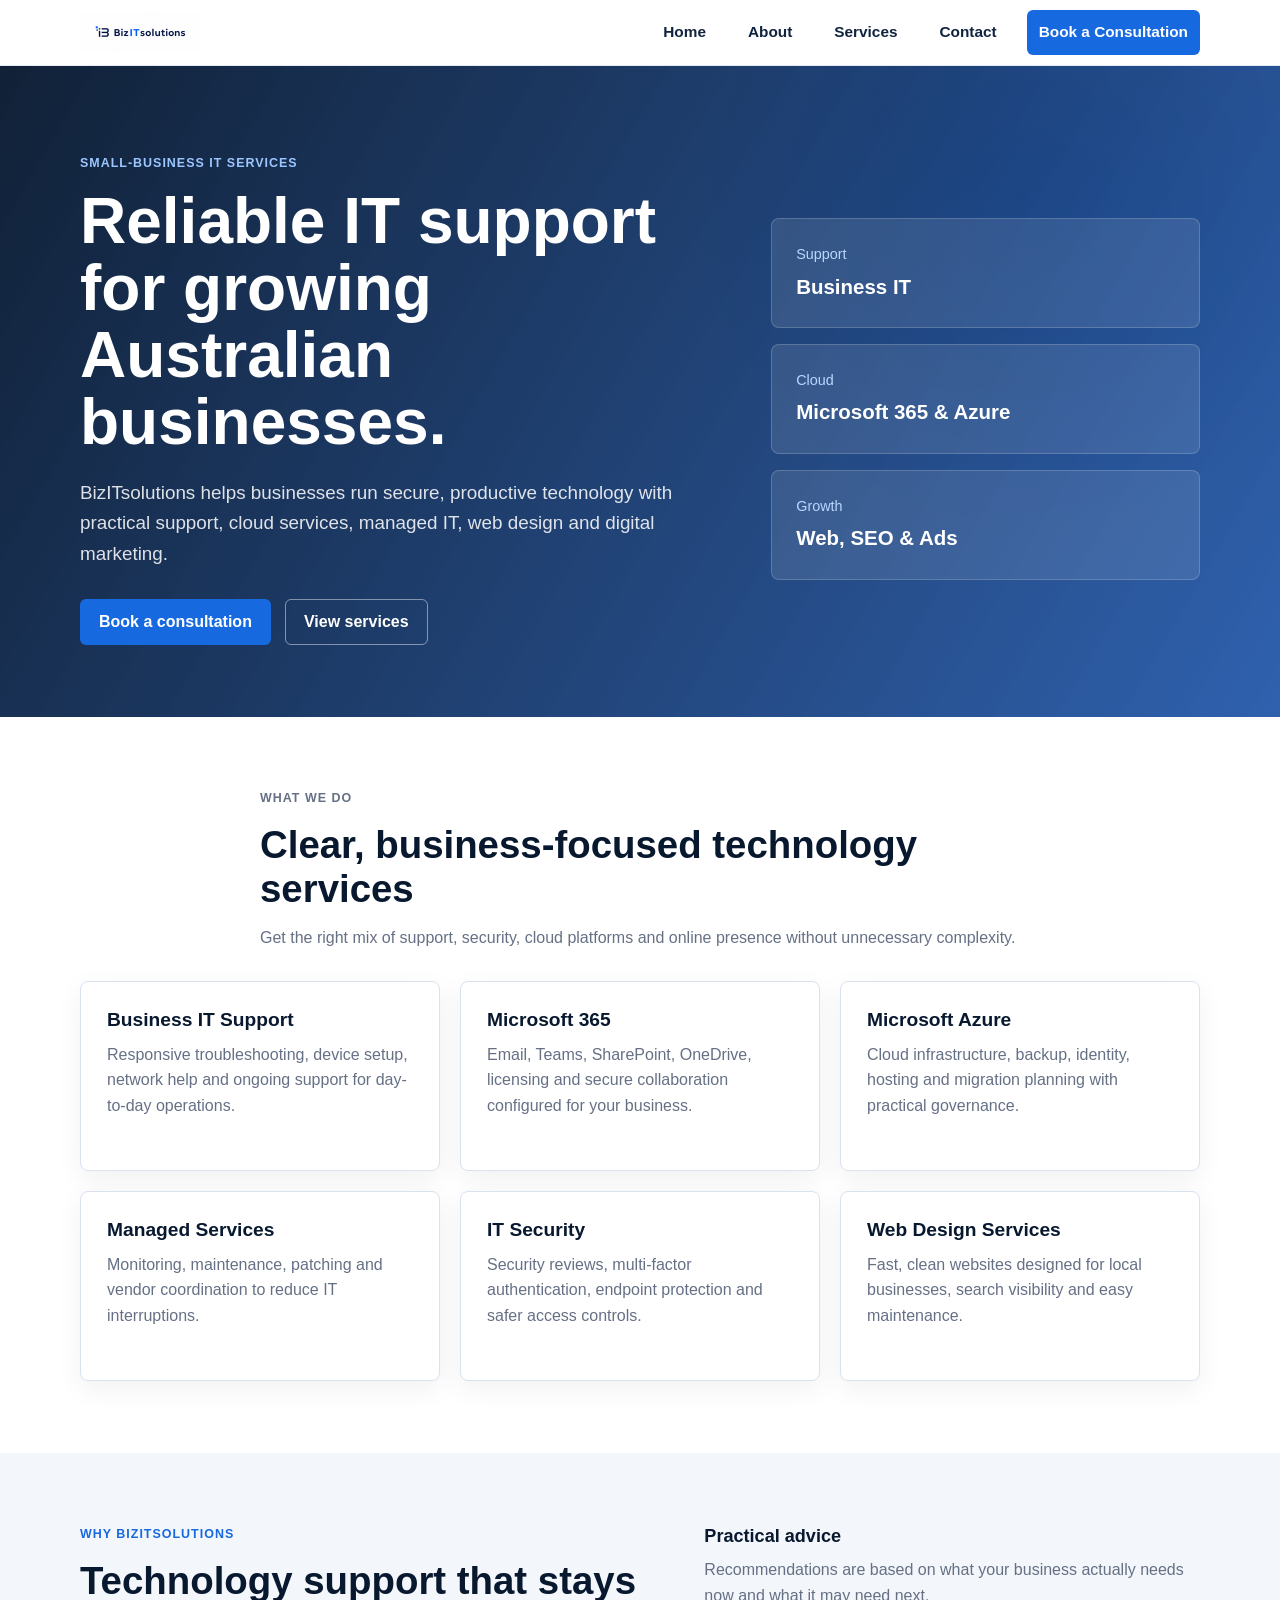
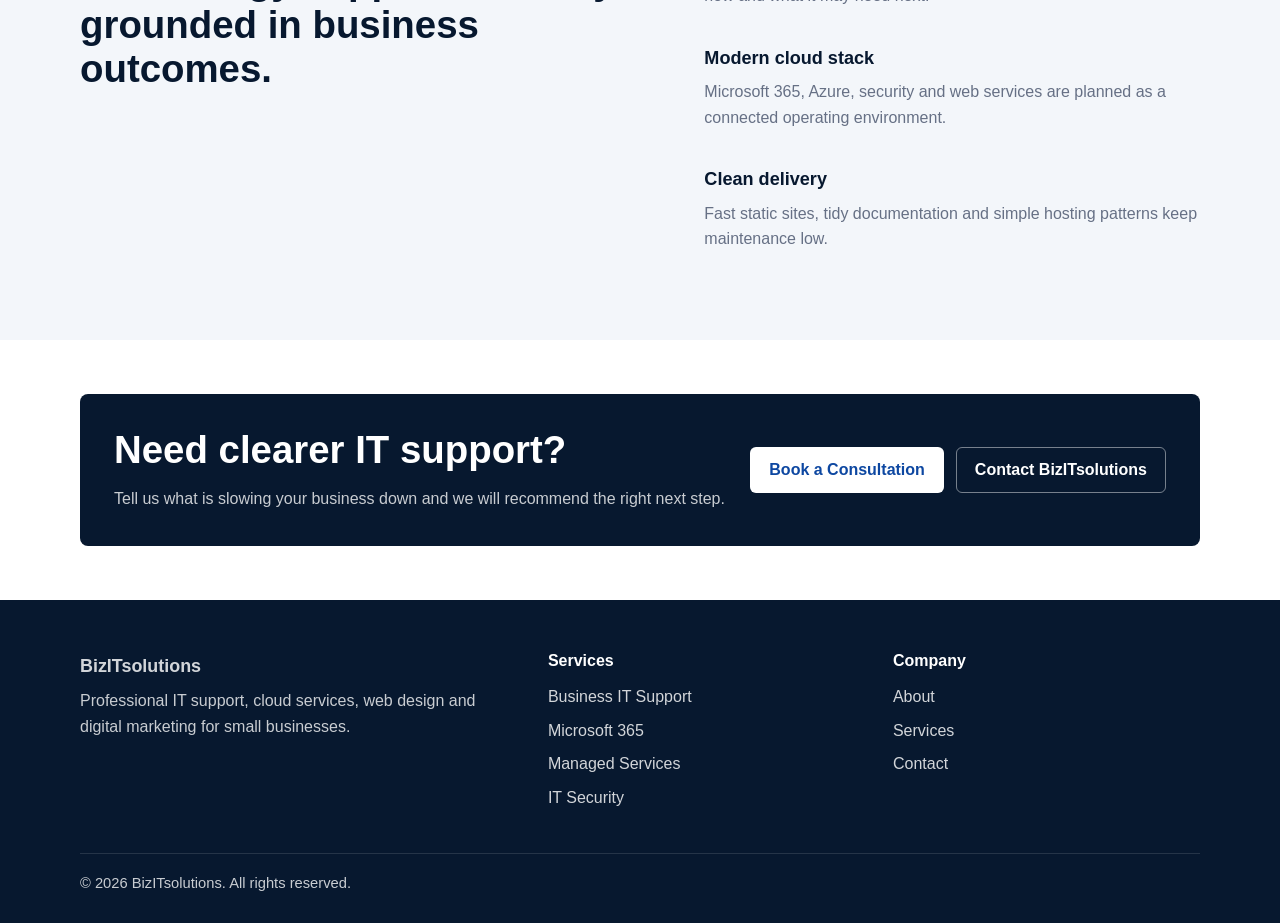
<file: index.html>
﻿<!doctype html>
<html lang="en-AU">
<head>
  <meta charset="utf-8">
  <meta name="viewport" content="width=device-width, initial-scale=1">
  <title>BizITsolutions | Business IT Support in Australia</title>
  <meta name="description" content="BizITsolutions provides practical business IT support, Microsoft 365, Azure, managed services, cyber security, web design, SEO and Google Ads services.">
  <link rel="canonical" href="https://bizitsolutions.com.au/">
  <link rel="stylesheet" href="assets/css/style.css">
</head>
<body>
  <a class="skip-link" href="#main">Skip to content</a>
  <header class="site-header" data-site-header>
    <div class="container header-inner">
      <a href="/" class="site-brand" aria-label="BizITsolutions home">
        <img src="assets/images/logo-header.png" alt="BizITsolutions logo" class="site-logo">
      </a>
      <button class="nav-toggle" type="button" aria-expanded="false" aria-controls="primary-nav">
        <span></span><span></span><span></span>
        <span class="sr-only">Menu</span>
      </button>
      <nav class="primary-nav site-nav" id="primary-nav" aria-label="Primary navigation">
        <a href="/">Home</a>
        <a href="/about">About</a>
        <a href="/services">Services</a>
        <a href="/contact">Contact</a>
        <a class="nav-cta" href="/book">Book a Consultation</a>
      </nav>
    </div>
  </header>

  <main id="main">
    <section class="hero">
      <div class="container hero-grid">
        <div class="hero-copy">
          <p class="eyebrow">Small-business IT services</p>
          <h1>Reliable IT support for growing Australian businesses.</h1>
          <p class="hero-lead">BizITsolutions helps businesses run secure, productive technology with practical support, cloud services, managed IT, web design and digital marketing.</p>
          <div class="hero-actions">
            <a class="btn btn-primary" href="/book">Book a consultation</a>
            <a class="btn btn-secondary" href="/services">View services</a>
          </div>
        </div>
        <div class="hero-panel" aria-label="BizITsolutions service highlights">
          <div class="metric-card">
            <span>Support</span>
            <strong>Business IT</strong>
          </div>
          <div class="metric-card">
            <span>Cloud</span>
            <strong>Microsoft 365 & Azure</strong>
          </div>
          <div class="metric-card">
            <span>Growth</span>
            <strong>Web, SEO & Ads</strong>
          </div>
        </div>
      </div>
    </section>

    <section class="section">
      <div class="container section-heading">
        <p class="eyebrow">What we do</p>
        <h2>Clear, business-focused technology services</h2>
        <p>Get the right mix of support, security, cloud platforms and online presence without unnecessary complexity.</p>
      </div>
      <div class="container card-grid">
        <a class="service-card" href="/business-it-support">
          <h3>Business IT Support</h3>
          <p>Responsive troubleshooting, device setup, network help and ongoing support for day-to-day operations.</p>
        </a>
        <a class="service-card" href="/microsoft-365">
          <h3>Microsoft 365</h3>
          <p>Email, Teams, SharePoint, OneDrive, licensing and secure collaboration configured for your business.</p>
        </a>
        <a class="service-card" href="/microsoft-azure">
          <h3>Microsoft Azure</h3>
          <p>Cloud infrastructure, backup, identity, hosting and migration planning with practical governance.</p>
        </a>
        <a class="service-card" href="/managed-services">
          <h3>Managed Services</h3>
          <p>Monitoring, maintenance, patching and vendor coordination to reduce IT interruptions.</p>
        </a>
        <a class="service-card" href="/it-security">
          <h3>IT Security</h3>
          <p>Security reviews, multi-factor authentication, endpoint protection and safer access controls.</p>
        </a>
        <a class="service-card" href="/web-design-services">
          <h3>Web Design Services</h3>
          <p>Fast, clean websites designed for local businesses, search visibility and easy maintenance.</p>
        </a>
      </div>
    </section>

    <section class="section section-muted">
      <div class="container split">
        <div>
          <p class="eyebrow">Why BizITsolutions</p>
          <h2>Technology support that stays grounded in business outcomes.</h2>
        </div>
        <div class="feature-list">
          <div>
            <h3>Practical advice</h3>
            <p>Recommendations are based on what your business actually needs now and what it may need next.</p>
          </div>
          <div>
            <h3>Modern cloud stack</h3>
            <p>Microsoft 365, Azure, security and web services are planned as a connected operating environment.</p>
          </div>
          <div>
            <h3>Clean delivery</h3>
            <p>Fast static sites, tidy documentation and simple hosting patterns keep maintenance low.</p>
          </div>
        </div>
      </div>
    </section>

    <section class="cta-section">
      <div class="container cta-box">
        <div>
          <h2>Need clearer IT support?</h2>
          <p>Tell us what is slowing your business down and we will recommend the right next step.</p>
        </div>
        <div class="cta-actions">
          <a class="btn btn-light" href="/book">Book a Consultation</a>
          <a class="btn btn-secondary" href="/contact">Contact BizITsolutions</a>
        </div>
      </div>
    </section>
  </main>

  <footer class="site-footer">
    <div class="container footer-grid">
      <div>
        <a class="footer-brand" href="/">BizITsolutions</a>
        <p>Professional IT support, cloud services, web design and digital marketing for small businesses.</p>
      </div>
      <div>
        <h2>Services</h2>
        <a href="/business-it-support">Business IT Support</a>
        <a href="/microsoft-365">Microsoft 365</a>
        <a href="/managed-services">Managed Services</a>
        <a href="/it-security">IT Security</a>
      </div>
      <div>
        <h2>Company</h2>
        <a href="/about">About</a>
        <a href="/services">Services</a>
        <a href="/contact">Contact</a>
      </div>
    </div>
    <div class="container footer-bottom">
      <span>&copy; <span data-year></span> BizITsolutions. All rights reserved.</span>
    </div>
  </footer>
  <script src="assets/js/main.js" defer></script>
</body>
</html>
</file>
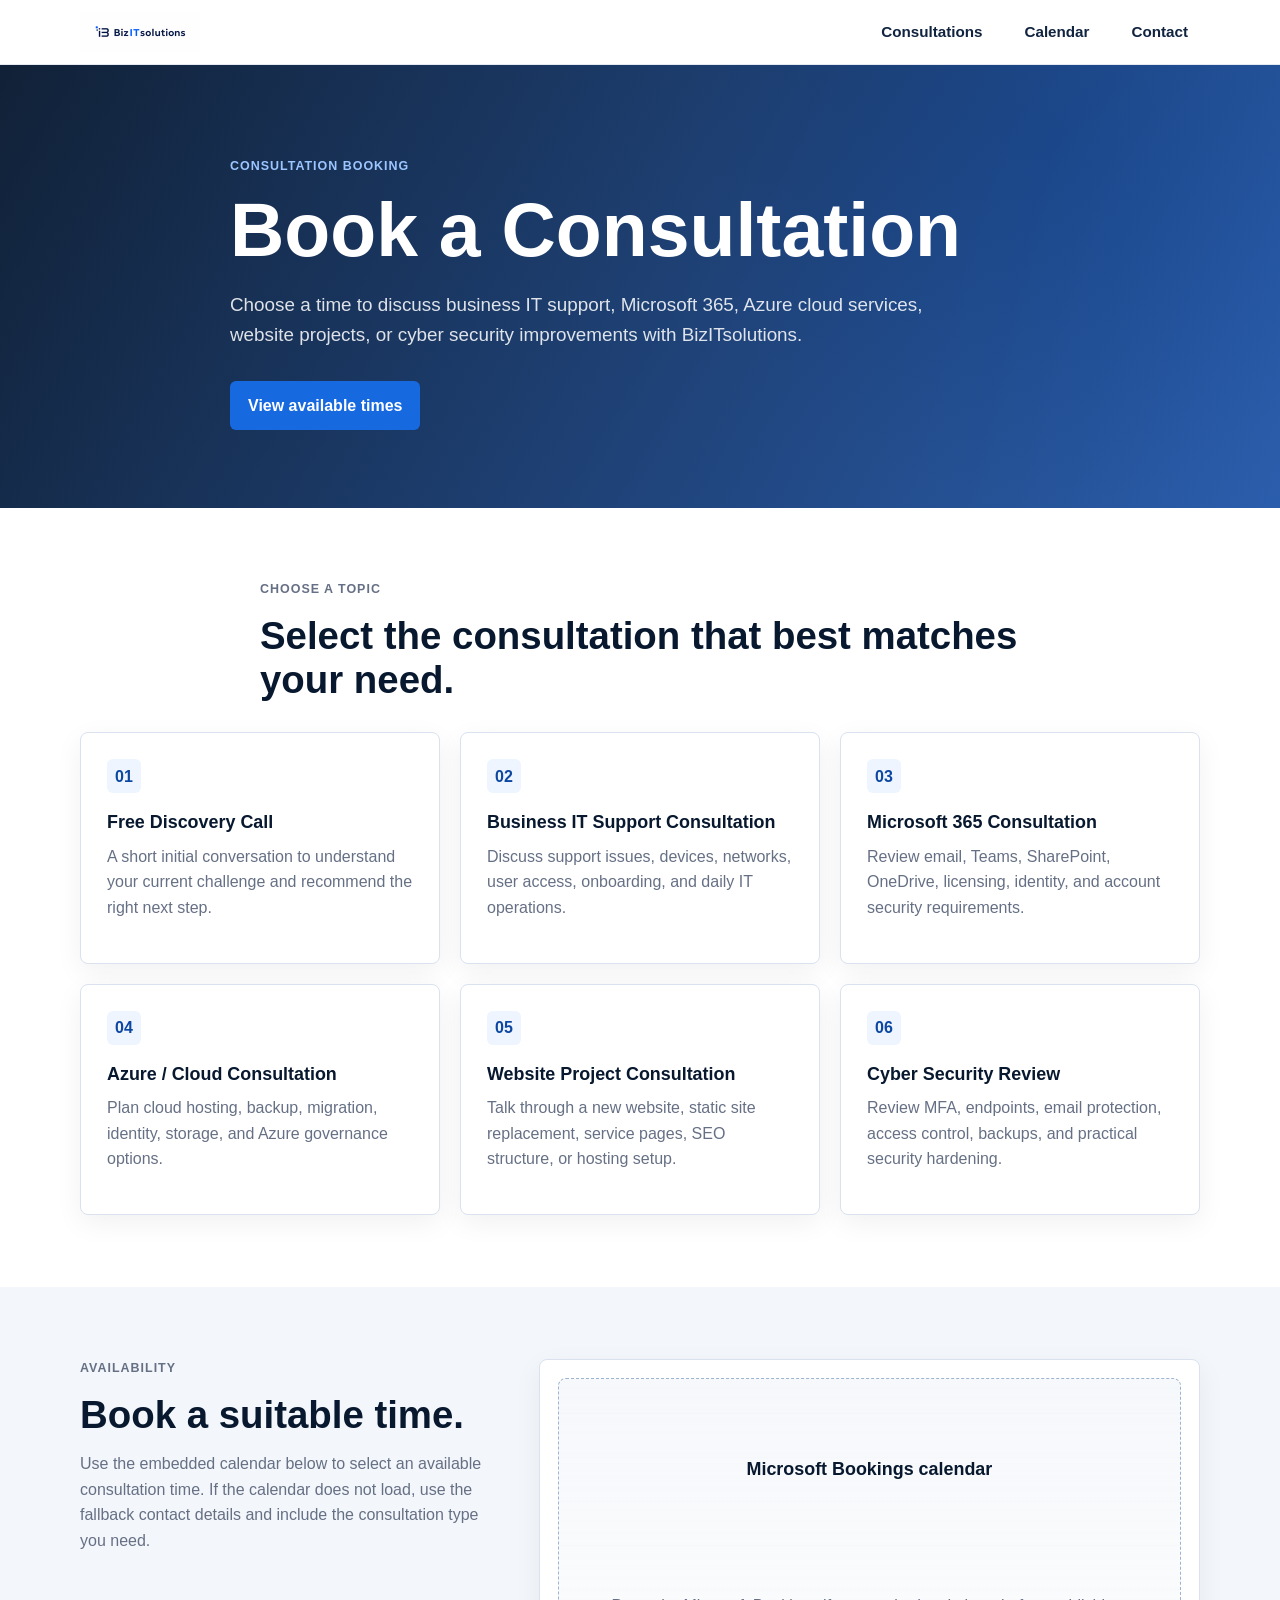
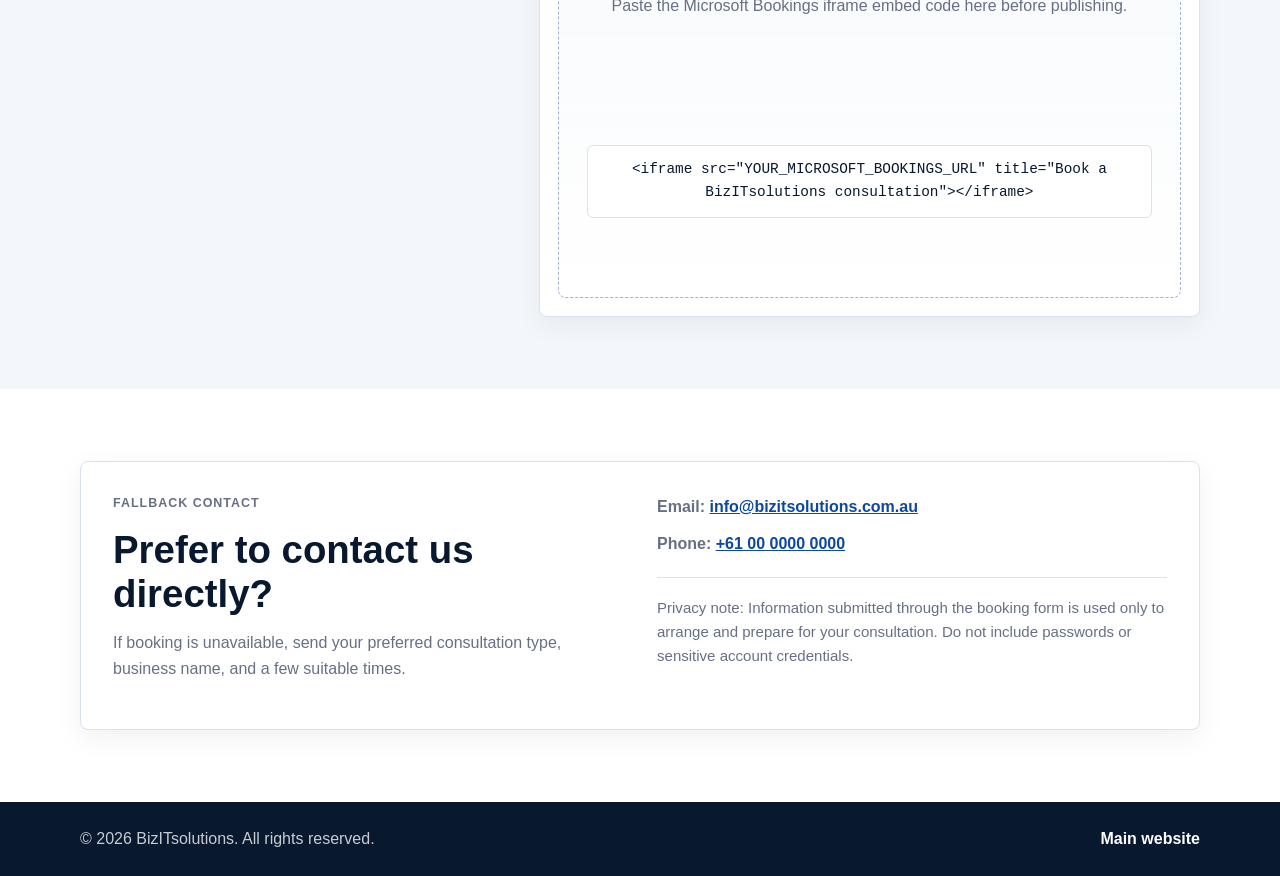
<file: booking/index.html>
﻿<!doctype html>
<html lang="en-AU">
<head>
  <meta charset="utf-8">
  <meta name="viewport" content="width=device-width, initial-scale=1">
  <title>Book a Consultation | BizITsolutions</title>
  <meta name="description" content="Book an IT, Microsoft 365, Azure, website, or cyber security consultation with BizITsolutions.">
  <link rel="canonical" href="https://booking.bizitsolutions.com.au/">
  <link rel="stylesheet" href="assets/css/style.css">
</head>
<body>
  <a class="skip-link" href="#main">Skip to content</a>

  <header class="site-header">
    <div class="container header-inner">
      <a href="/" class="site-brand" aria-label="BizITsolutions home">
        <img src="../assets/images/logo-header.png" alt="BizITsolutions logo" class="site-logo">
      </a>
      <nav class="header-nav site-nav" aria-label="Booking navigation">
        <a href="#services">Consultations</a>
        <a href="#calendar">Calendar</a>
        <a href="#contact">Contact</a>
      </nav>
    </div>
  </header>

  <main id="main">
    <section class="hero">
      <div class="container hero-inner">
        <p class="eyebrow">Consultation booking</p>
        <h1>Book a Consultation</h1>
        <p class="hero-lead">Choose a time to discuss business IT support, Microsoft 365, Azure cloud services, website projects, or cyber security improvements with BizITsolutions.</p>
        <a class="btn btn-primary" href="#calendar">View available times</a>
      </div>
    </section>

    <section class="section" id="services">
      <div class="container section-heading">
        <p class="eyebrow">Choose a topic</p>
        <h2>Select the consultation that best matches your need.</h2>
      </div>
      <div class="container service-grid">
        <article class="service-card">
          <span>01</span>
          <h3>Free Discovery Call</h3>
          <p>A short initial conversation to understand your current challenge and recommend the right next step.</p>
        </article>
        <article class="service-card">
          <span>02</span>
          <h3>Business IT Support Consultation</h3>
          <p>Discuss support issues, devices, networks, user access, onboarding, and daily IT operations.</p>
        </article>
        <article class="service-card">
          <span>03</span>
          <h3>Microsoft 365 Consultation</h3>
          <p>Review email, Teams, SharePoint, OneDrive, licensing, identity, and account security requirements.</p>
        </article>
        <article class="service-card">
          <span>04</span>
          <h3>Azure / Cloud Consultation</h3>
          <p>Plan cloud hosting, backup, migration, identity, storage, and Azure governance options.</p>
        </article>
        <article class="service-card">
          <span>05</span>
          <h3>Website Project Consultation</h3>
          <p>Talk through a new website, static site replacement, service pages, SEO structure, or hosting setup.</p>
        </article>
        <article class="service-card">
          <span>06</span>
          <h3>Cyber Security Review</h3>
          <p>Review MFA, endpoints, email protection, access control, backups, and practical security hardening.</p>
        </article>
      </div>
    </section>

    <section class="section section-muted" id="calendar">
      <div class="container calendar-layout">
        <div>
          <p class="eyebrow">Availability</p>
          <h2>Book a suitable time.</h2>
          <p>Use the embedded calendar below to select an available consultation time. If the calendar does not load, use the fallback contact details and include the consultation type you need.</p>
        </div>
        <div class="calendar-card">
          <div class="booking-placeholder" role="region" aria-label="Microsoft Bookings calendar placeholder">
            <h3>Microsoft Bookings calendar</h3>
            <p>Paste the Microsoft Bookings iframe embed code here before publishing.</p>
            <code>&lt;iframe src="YOUR_MICROSOFT_BOOKINGS_URL" title="Book a BizITsolutions consultation"&gt;&lt;/iframe&gt;</code>
          </div>
          <!-- Replace this placeholder with the Microsoft Bookings iframe embed code. -->
        </div>
      </div>
    </section>

    <section class="section" id="contact">
      <div class="container contact-panel">
        <div>
          <p class="eyebrow">Fallback contact</p>
          <h2>Prefer to contact us directly?</h2>
          <p>If booking is unavailable, send your preferred consultation type, business name, and a few suitable times.</p>
        </div>
        <div class="contact-details">
          <p><strong>Email:</strong> <a href="mailto:info@bizitsolutions.com.au">info@bizitsolutions.com.au</a></p>
          <p><strong>Phone:</strong> <a href="tel:+61000000000">+61 00 0000 0000</a></p>
          <p class="privacy-note">Privacy note: Information submitted through the booking form is used only to arrange and prepare for your consultation. Do not include passwords or sensitive account credentials.</p>
        </div>
      </div>
    </section>
  </main>

  <footer class="site-footer">
    <div class="container footer-inner">
      <span>&copy; <span data-year></span> BizITsolutions. All rights reserved.</span>
      <a href="https://bizitsolutions.com.au/">Main website</a>
    </div>
  </footer>

  <script src="assets/js/main.js" defer></script>
</body>
</html>
</file>
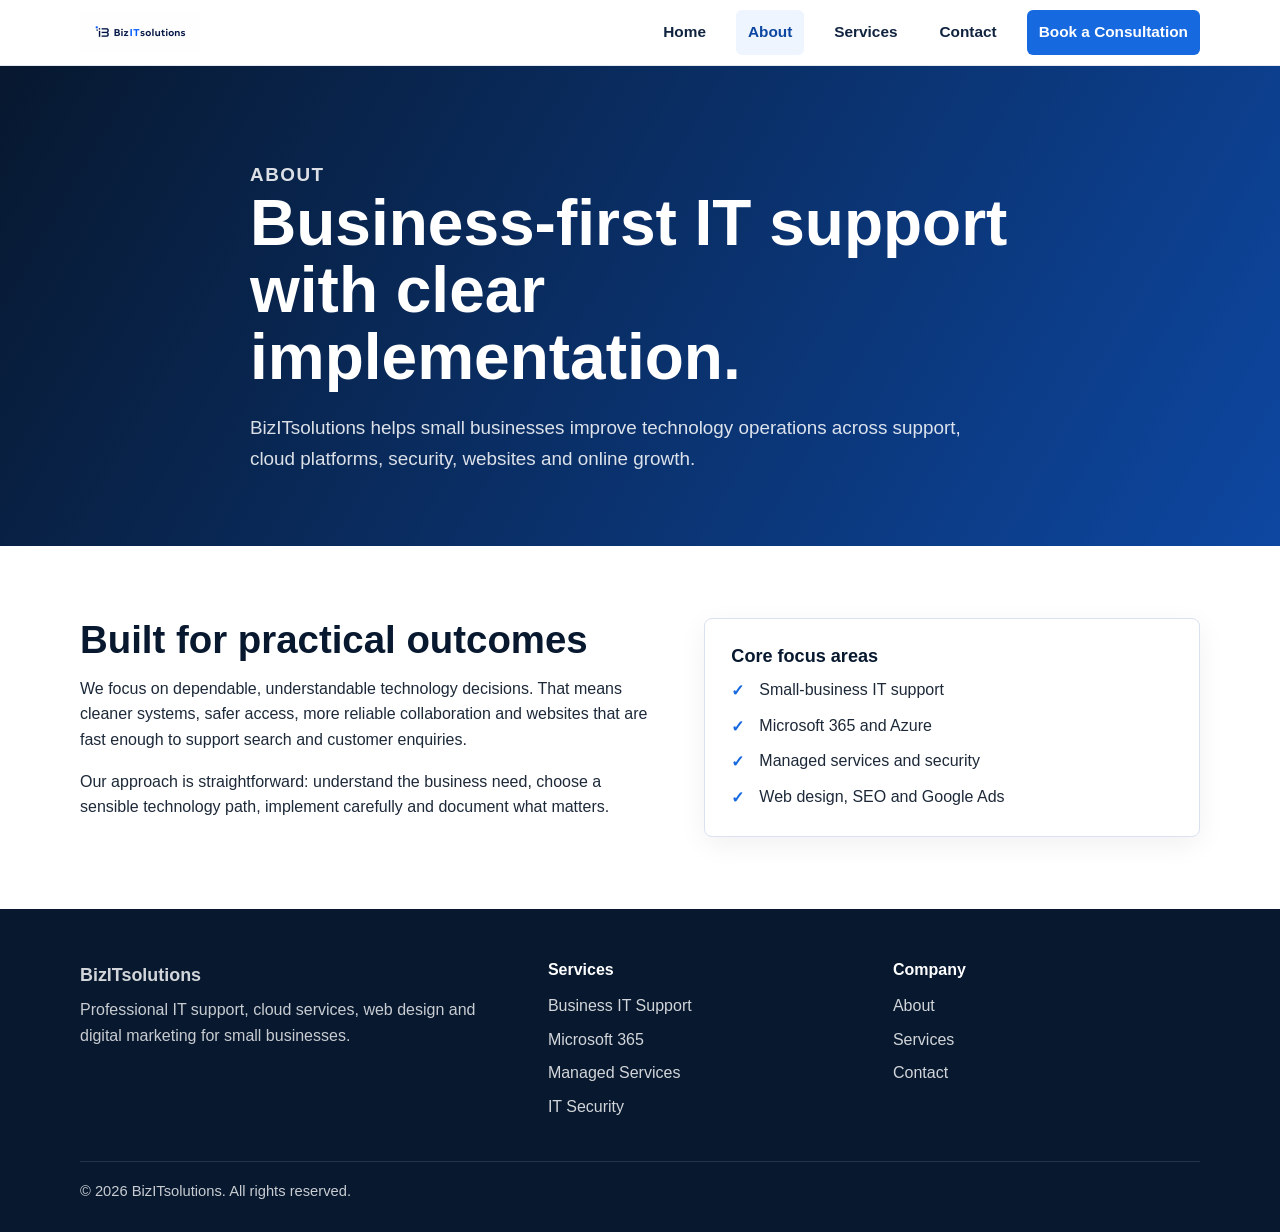
<file: about.html>
﻿<!doctype html>
<html lang="en-AU">
<head>
  <meta charset="utf-8">
  <meta name="viewport" content="width=device-width, initial-scale=1">
  <title>About BizITsolutions | Practical Business IT Services</title>
  <meta name="description" content="Learn about BizITsolutions, a small-business IT services provider focused on reliable support, Microsoft cloud services, security and business websites.">
  <link rel="canonical" href="https://bizitsolutions.com.au/about">
  <link rel="stylesheet" href="assets/css/style.css">
</head>
<body>
  <a class="skip-link" href="#main">Skip to content</a>
  <header class="site-header" data-site-header>
    <div class="container header-inner">
      <a href="/" class="site-brand" aria-label="BizITsolutions home"><img src="assets/images/logo-header.png" alt="BizITsolutions logo" class="site-logo"></a>
      <button class="nav-toggle" type="button" aria-expanded="false" aria-controls="primary-nav"><span></span><span></span><span></span><span class="sr-only">Menu</span></button>
      <nav class="primary-nav site-nav" id="primary-nav" aria-label="Primary navigation"><a href="/">Home</a><a href="/about">About</a><a href="/services">Services</a><a href="/contact">Contact</a><a class="nav-cta" href="/book">Book a Consultation</a></nav>
    </div>
  </header>
  <main id="main">
    <section class="page-hero">
      <div class="container narrow">
        <p class="eyebrow">About</p>
        <h1>Business-first IT support with clear implementation.</h1>
        <p>BizITsolutions helps small businesses improve technology operations across support, cloud platforms, security, websites and online growth.</p>
      </div>
    </section>
    <section class="section">
      <div class="container split">
        <div>
          <h2>Built for practical outcomes</h2>
          <p>We focus on dependable, understandable technology decisions. That means cleaner systems, safer access, more reliable collaboration and websites that are fast enough to support search and customer enquiries.</p>
          <p>Our approach is straightforward: understand the business need, choose a sensible technology path, implement carefully and document what matters.</p>
        </div>
        <div class="info-panel">
          <h3>Core focus areas</h3>
          <ul class="check-list">
            <li>Small-business IT support</li>
            <li>Microsoft 365 and Azure</li>
            <li>Managed services and security</li>
            <li>Web design, SEO and Google Ads</li>
          </ul>
        </div>
      </div>
    </section>
  </main>
  <footer class="site-footer">
    <div class="container footer-grid"><div><a class="footer-brand" href="/">BizITsolutions</a><p>Professional IT support, cloud services, web design and digital marketing for small businesses.</p></div><div><h2>Services</h2><a href="/business-it-support">Business IT Support</a><a href="/microsoft-365">Microsoft 365</a><a href="/managed-services">Managed Services</a><a href="/it-security">IT Security</a></div><div><h2>Company</h2><a href="/about">About</a><a href="/services">Services</a><a href="/contact">Contact</a></div></div>
    <div class="container footer-bottom"><span>&copy; <span data-year></span> BizITsolutions. All rights reserved.</span></div>
  </footer>
  <script src="assets/js/main.js" defer></script>
</body>
</html>
</file>
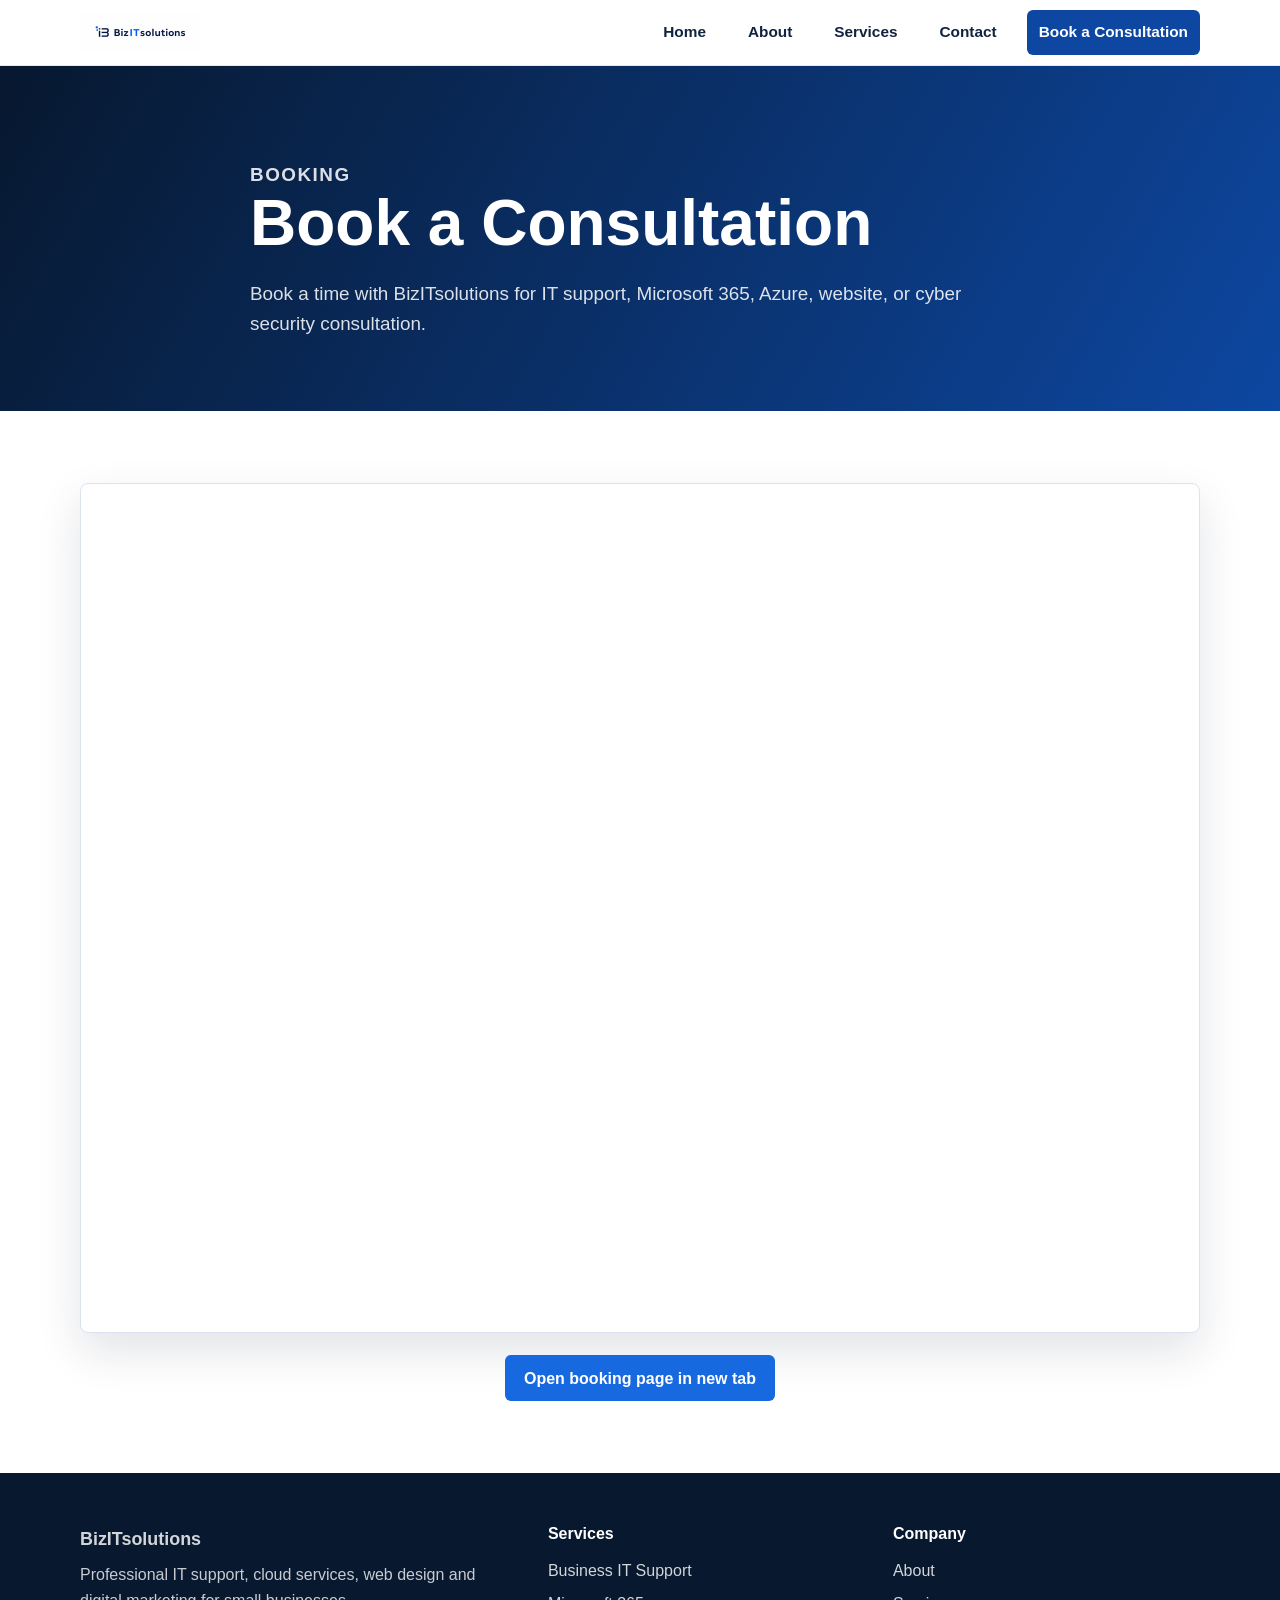
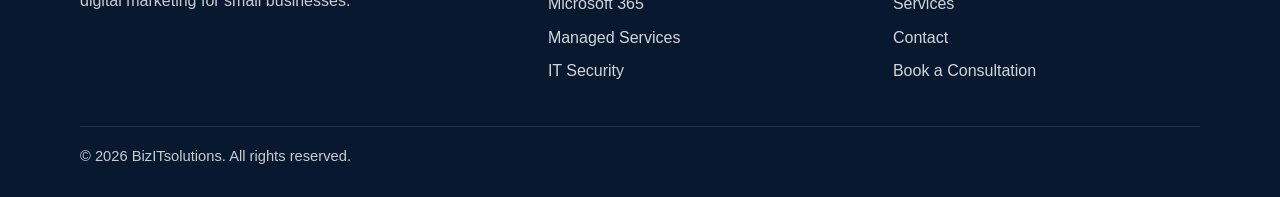
<file: book.html>
﻿<!doctype html>
<html lang="en-AU">
<head>
  <meta charset="utf-8">
  <meta name="viewport" content="width=device-width, initial-scale=1">
  <title>Book a Consultation | BizITsolutions</title>
  <meta name="description" content="Book a consultation with BizITsolutions for IT support, Microsoft 365, Azure, website, or cyber security services.">
  <link rel="canonical" href="https://bizitsolutions.com.au/book">
  <link rel="stylesheet" href="assets/css/style.css">
</head>
<body>
  <a class="skip-link" href="#main">Skip to content</a>
  <header class="site-header" data-site-header>
    <div class="container header-inner">
      <a href="/" class="site-brand" aria-label="BizITsolutions home"><img src="assets/images/logo-header.png" alt="BizITsolutions logo" class="site-logo"></a>
      <button class="nav-toggle" type="button" aria-expanded="false" aria-controls="primary-nav"><span></span><span></span><span></span><span class="sr-only">Menu</span></button>
      <nav class="primary-nav site-nav" id="primary-nav" aria-label="Primary navigation"><a href="/">Home</a><a href="/about">About</a><a href="/services">Services</a><a href="/contact">Contact</a><a class="nav-cta" href="/book">Book a Consultation</a></nav>
    </div>
  </header>
  <main id="main">
    <section class="page-hero">
      <div class="container narrow">
        <p class="eyebrow">Booking</p>
        <h1>Book a Consultation</h1>
        <p>Book a time with BizITsolutions for IT support, Microsoft 365, Azure, website, or cyber security consultation.</p>
      </div>
    </section>
    <section class="section">
      <div class="container booking-section">
        <div class="booking-container" aria-label="BizITsolutions booking calendar">
          <iframe src="https://outlook.office.com/book/BizITsolutions1@bizitsolutions.com.au/" width="100%" height="100%" scrolling="yes" style="border:0" title="Book a BizITsolutions consultation"></iframe>
        </div>
        <div class="booking-fallback">
          <a class="btn btn-primary" href="https://outlook.office.com/book/BizITsolutions1@bizitsolutions.com.au/" target="_blank" rel="noopener">Open booking page in new tab</a>
        </div>
      </div>
    </section>
  </main>
  <footer class="site-footer">
    <div class="container footer-grid"><div><a class="footer-brand" href="/">BizITsolutions</a><p>Professional IT support, cloud services, web design and digital marketing for small businesses.</p></div><div><h2>Services</h2><a href="/business-it-support">Business IT Support</a><a href="/microsoft-365">Microsoft 365</a><a href="/managed-services">Managed Services</a><a href="/it-security">IT Security</a></div><div><h2>Company</h2><a href="/about">About</a><a href="/services">Services</a><a href="/contact">Contact</a><a href="/book">Book a Consultation</a></div></div>
    <div class="container footer-bottom"><span>&copy; <span data-year></span> BizITsolutions. All rights reserved.</span></div>
  </footer>
  <script src="assets/js/main.js" defer></script>
</body>
</html>
</file>
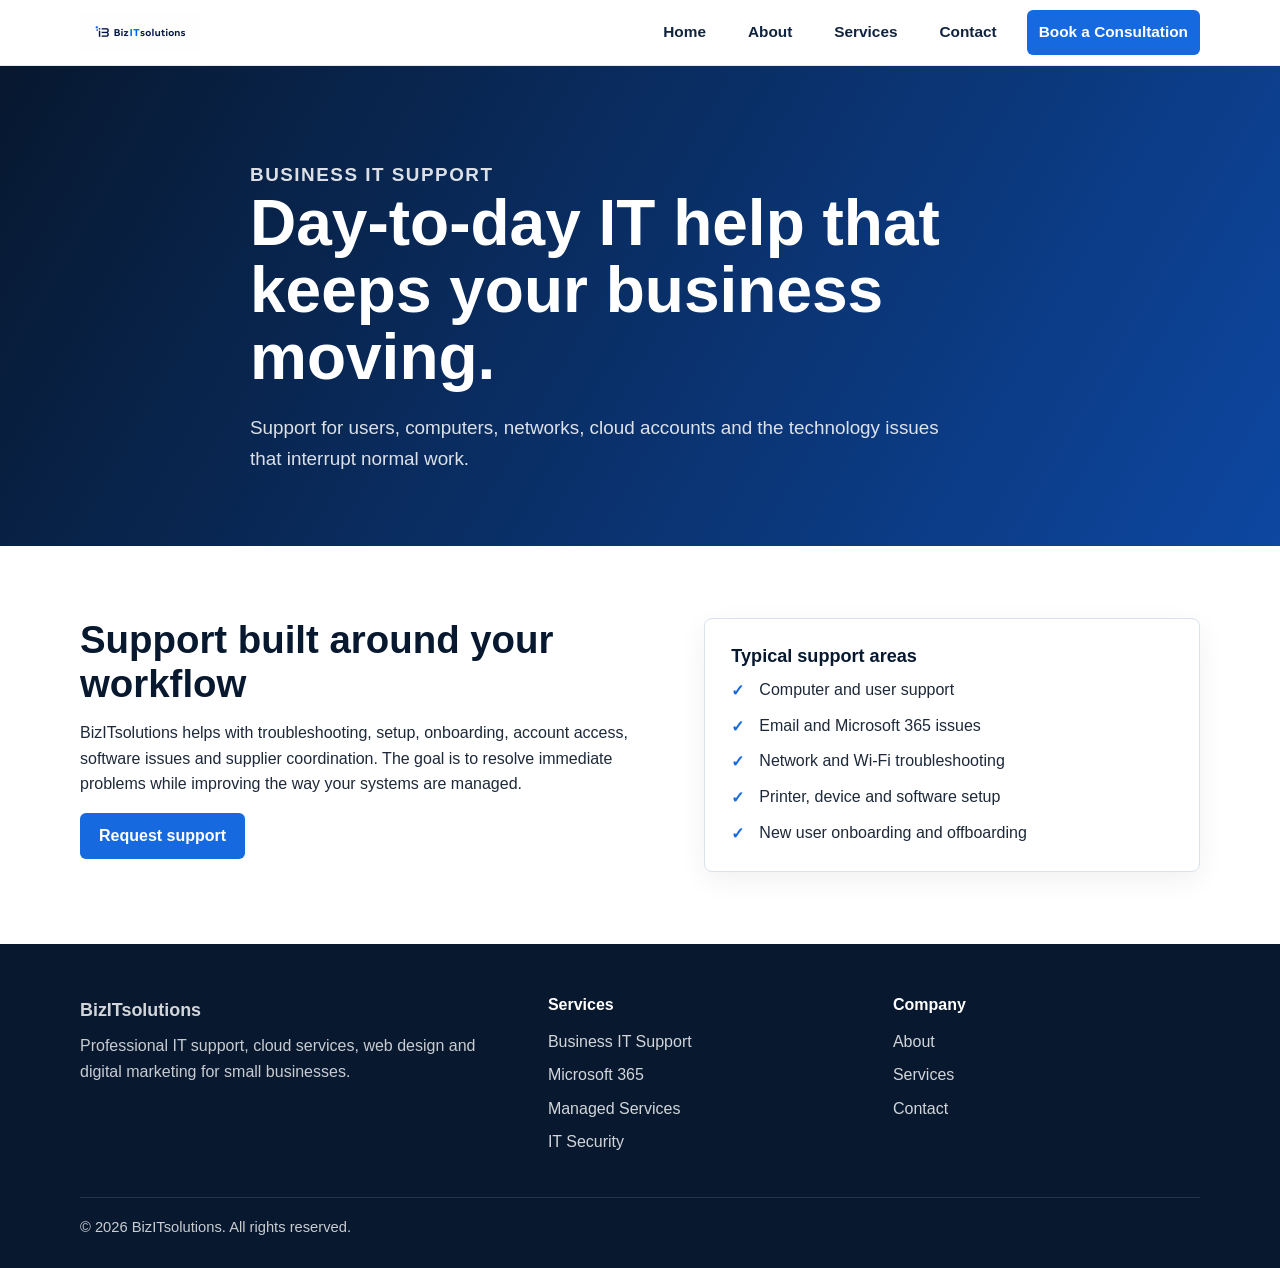
<file: business-it-support.html>
﻿<!doctype html>
<html lang="en-AU">
<head>
  <meta charset="utf-8">
  <meta name="viewport" content="width=device-width, initial-scale=1">
  <title>Business IT Support | BizITsolutions</title>
  <meta name="description" content="Business IT support for small businesses, including troubleshooting, device setup, user support, networks and practical technology advice.">
  <link rel="canonical" href="https://bizitsolutions.com.au/business-it-support">
  <link rel="stylesheet" href="assets/css/style.css">
</head>
<body>
  <a class="skip-link" href="#main">Skip to content</a>
  <header class="site-header" data-site-header><div class="container header-inner"><a href="/" class="site-brand" aria-label="BizITsolutions home"><img src="assets/images/logo-header.png" alt="BizITsolutions logo" class="site-logo"></a><button class="nav-toggle" type="button" aria-expanded="false" aria-controls="primary-nav"><span></span><span></span><span></span><span class="sr-only">Menu</span></button><nav class="primary-nav site-nav" id="primary-nav" aria-label="Primary navigation"><a href="/">Home</a><a href="/about">About</a><a href="/services">Services</a><a href="/contact">Contact</a><a class="nav-cta" href="/book">Book a Consultation</a></nav></div></header>
  <main id="main">
    <section class="page-hero"><div class="container narrow"><p class="eyebrow">Business IT Support</p><h1>Day-to-day IT help that keeps your business moving.</h1><p>Support for users, computers, networks, cloud accounts and the technology issues that interrupt normal work.</p></div></section>
    <section class="section"><div class="container split"><div><h2>Support built around your workflow</h2><p>BizITsolutions helps with troubleshooting, setup, onboarding, account access, software issues and supplier coordination. The goal is to resolve immediate problems while improving the way your systems are managed.</p><a class="btn btn-primary" href="/contact">Request support</a></div><div class="info-panel"><h3>Typical support areas</h3><ul class="check-list"><li>Computer and user support</li><li>Email and Microsoft 365 issues</li><li>Network and Wi-Fi troubleshooting</li><li>Printer, device and software setup</li><li>New user onboarding and offboarding</li></ul></div></div></section>
  </main>
  <footer class="site-footer"><div class="container footer-grid"><div><a class="footer-brand" href="/">BizITsolutions</a><p>Professional IT support, cloud services, web design and digital marketing for small businesses.</p></div><div><h2>Services</h2><a href="/business-it-support">Business IT Support</a><a href="/microsoft-365">Microsoft 365</a><a href="/managed-services">Managed Services</a><a href="/it-security">IT Security</a></div><div><h2>Company</h2><a href="/about">About</a><a href="/services">Services</a><a href="/contact">Contact</a></div></div><div class="container footer-bottom"><span>&copy; <span data-year></span> BizITsolutions. All rights reserved.</span></div></footer>
  <script src="assets/js/main.js" defer></script>
</body>
</html>
</file>
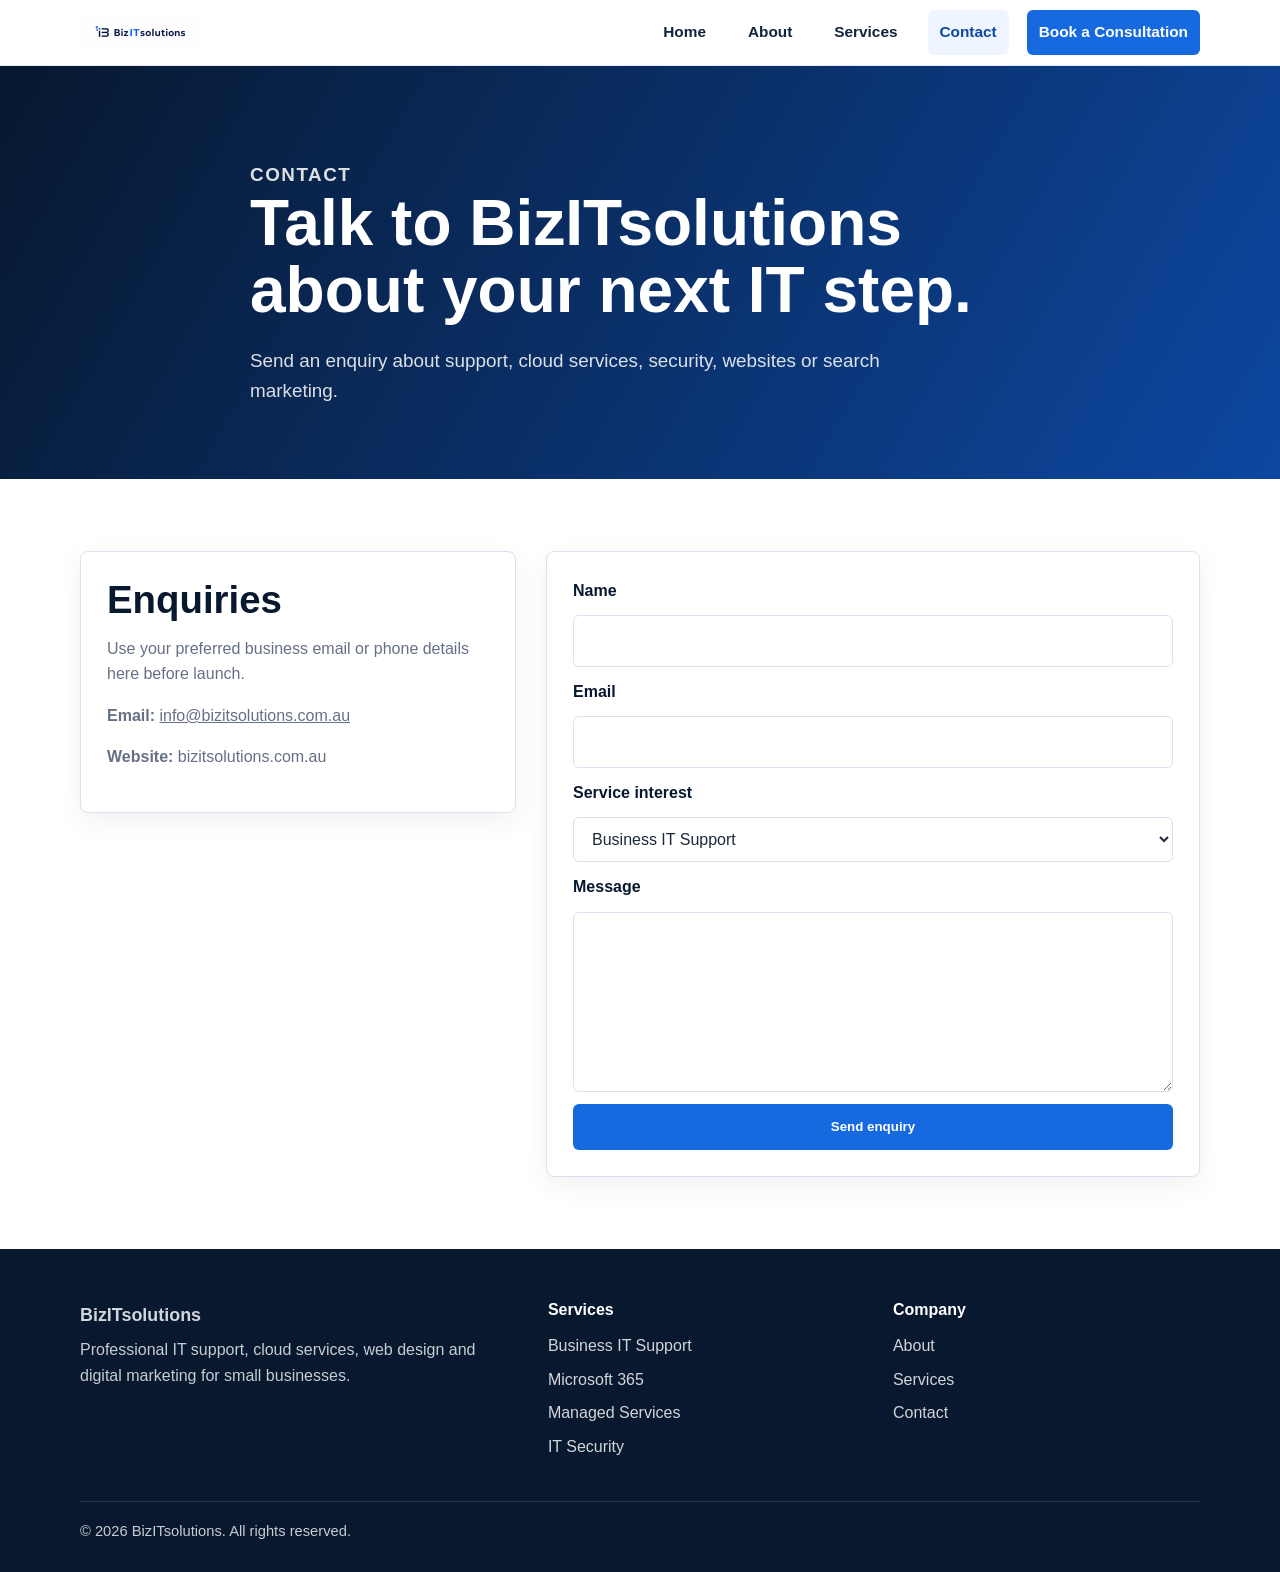
<file: contact.html>
﻿<!doctype html>
<html lang="en-AU">
<head>
  <meta charset="utf-8">
  <meta name="viewport" content="width=device-width, initial-scale=1">
  <title>Contact BizITsolutions | IT Support Enquiries</title>
  <meta name="description" content="Contact BizITsolutions for business IT support, Microsoft 365, Azure, managed services, IT security, web design, SEO and Google Ads enquiries.">
  <link rel="canonical" href="https://bizitsolutions.com.au/contact">
  <link rel="stylesheet" href="assets/css/style.css">
</head>
<body>
  <a class="skip-link" href="#main">Skip to content</a>
  <header class="site-header" data-site-header>
    <div class="container header-inner">
      <a href="/" class="site-brand" aria-label="BizITsolutions home"><img src="assets/images/logo-header.png" alt="BizITsolutions logo" class="site-logo"></a>
      <button class="nav-toggle" type="button" aria-expanded="false" aria-controls="primary-nav"><span></span><span></span><span></span><span class="sr-only">Menu</span></button>
      <nav class="primary-nav site-nav" id="primary-nav" aria-label="Primary navigation"><a href="/">Home</a><a href="/about">About</a><a href="/services">Services</a><a href="/contact">Contact</a><a class="nav-cta" href="/book">Book a Consultation</a></nav>
    </div>
  </header>
  <main id="main">
    <section class="page-hero"><div class="container narrow"><p class="eyebrow">Contact</p><h1>Talk to BizITsolutions about your next IT step.</h1><p>Send an enquiry about support, cloud services, security, websites or search marketing.</p></div></section>
    <section class="section">
      <div class="container contact-grid">
        <div class="info-panel">
          <h2>Enquiries</h2>
          <p>Use your preferred business email or phone details here before launch.</p>
          <p><strong>Email:</strong> <a href="mailto:info@bizitsolutions.com.au">info@bizitsolutions.com.au</a></p>
          <p><strong>Website:</strong> bizitsolutions.com.au</p>
        </div>
        <form class="contact-form" action="mailto:info@bizitsolutions.com.au" method="post" enctype="text/plain">
          <label for="name">Name</label>
          <input id="name" name="name" type="text" autocomplete="name" required>
          <label for="email">Email</label>
          <input id="email" name="email" type="email" autocomplete="email" required>
          <label for="service">Service interest</label>
          <select id="service" name="service">
            <option>Business IT Support</option>
            <option>Microsoft 365</option>
            <option>Microsoft Azure</option>
            <option>Managed Services</option>
            <option>IT Security</option>
            <option>Web Design Services</option>
            <option>SEO & Google Ads</option>
          </select>
          <label for="message">Message</label>
          <textarea id="message" name="message" rows="6" required></textarea>
          <button class="btn btn-primary" type="submit">Send enquiry</button>
        </form>
      </div>
    </section>
  </main>
  <footer class="site-footer">
    <div class="container footer-grid"><div><a class="footer-brand" href="/">BizITsolutions</a><p>Professional IT support, cloud services, web design and digital marketing for small businesses.</p></div><div><h2>Services</h2><a href="/business-it-support">Business IT Support</a><a href="/microsoft-365">Microsoft 365</a><a href="/managed-services">Managed Services</a><a href="/it-security">IT Security</a></div><div><h2>Company</h2><a href="/about">About</a><a href="/services">Services</a><a href="/contact">Contact</a></div></div>
    <div class="container footer-bottom"><span>&copy; <span data-year></span> BizITsolutions. All rights reserved.</span></div>
  </footer>
  <script src="assets/js/main.js" defer></script>
</body>
</html>
</file>
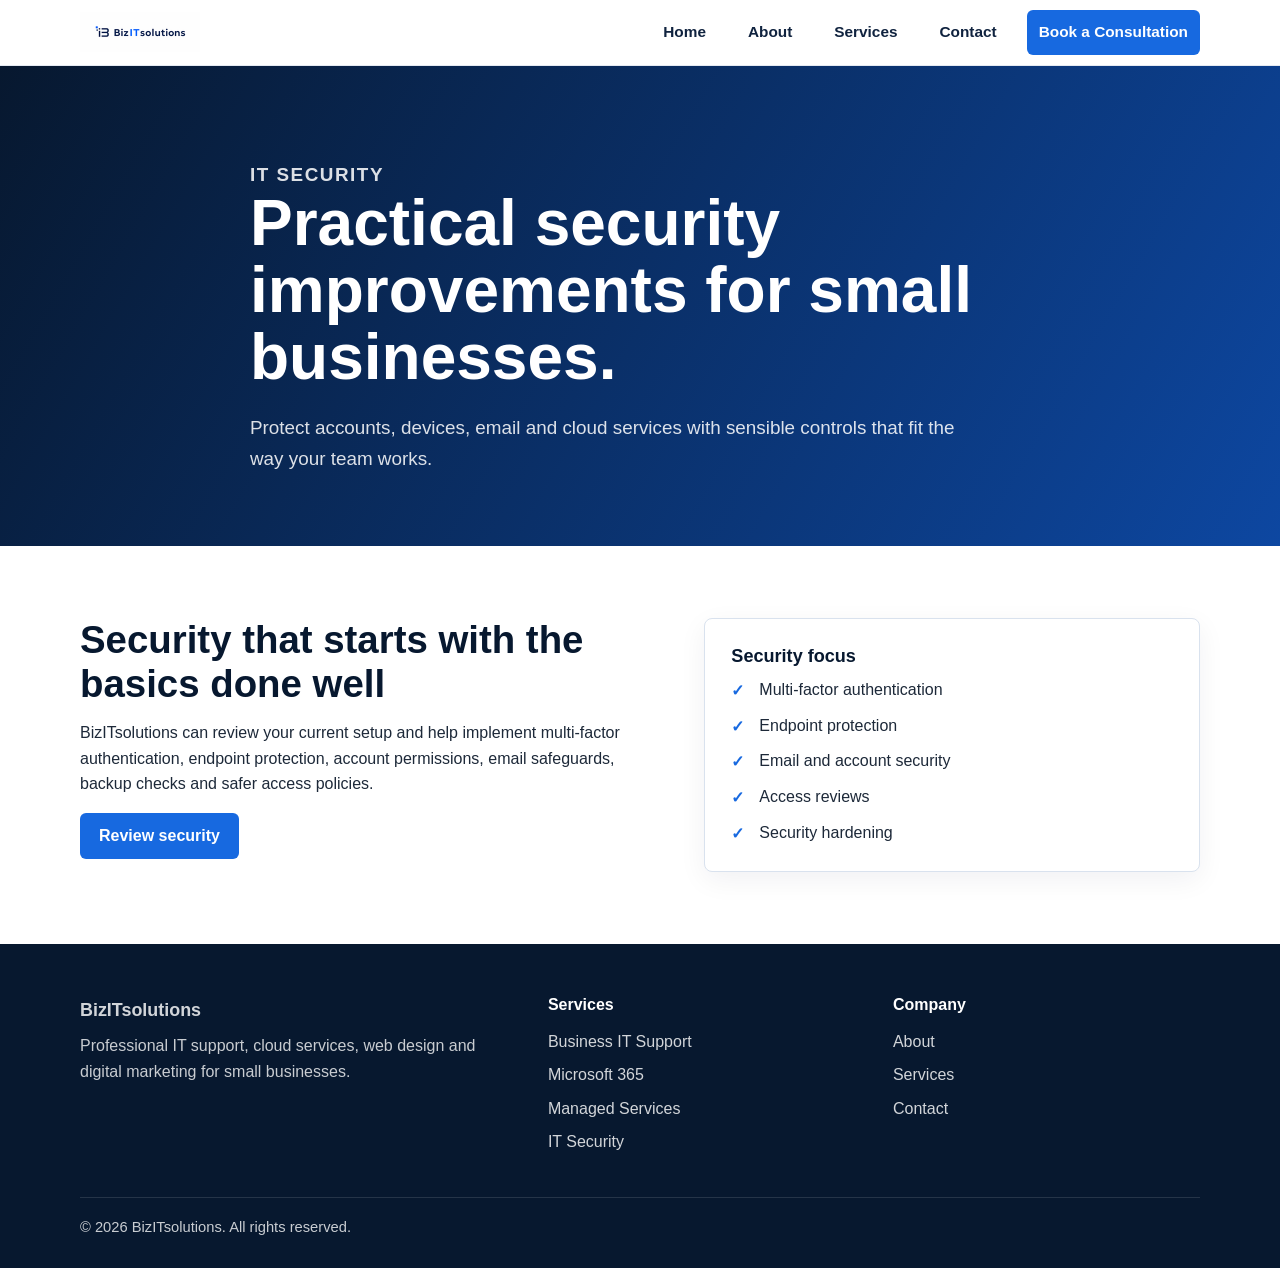
<file: it-security.html>
﻿<!doctype html>
<html lang="en-AU">
<head>
  <meta charset="utf-8">
  <meta name="viewport" content="width=device-width, initial-scale=1">
  <title>IT Security Services | BizITsolutions</title>
  <meta name="description" content="Practical IT security services including MFA, endpoint protection, email security, account access review and security hardening.">
  <link rel="canonical" href="https://bizitsolutions.com.au/it-security">
  <link rel="stylesheet" href="assets/css/style.css">
</head>
<body>
  <a class="skip-link" href="#main">Skip to content</a>
  <header class="site-header" data-site-header><div class="container header-inner"><a href="/" class="site-brand" aria-label="BizITsolutions home"><img src="assets/images/logo-header.png" alt="BizITsolutions logo" class="site-logo"></a><button class="nav-toggle" type="button" aria-expanded="false" aria-controls="primary-nav"><span></span><span></span><span></span><span class="sr-only">Menu</span></button><nav class="primary-nav site-nav" id="primary-nav" aria-label="Primary navigation"><a href="/">Home</a><a href="/about">About</a><a href="/services">Services</a><a href="/contact">Contact</a><a class="nav-cta" href="/book">Book a Consultation</a></nav></div></header>
  <main id="main">
    <section class="page-hero"><div class="container narrow"><p class="eyebrow">IT Security</p><h1>Practical security improvements for small businesses.</h1><p>Protect accounts, devices, email and cloud services with sensible controls that fit the way your team works.</p></div></section>
    <section class="section"><div class="container split"><div><h2>Security that starts with the basics done well</h2><p>BizITsolutions can review your current setup and help implement multi-factor authentication, endpoint protection, account permissions, email safeguards, backup checks and safer access policies.</p><a class="btn btn-primary" href="/contact">Review security</a></div><div class="info-panel"><h3>Security focus</h3><ul class="check-list"><li>Multi-factor authentication</li><li>Endpoint protection</li><li>Email and account security</li><li>Access reviews</li><li>Security hardening</li></ul></div></div></section>
  </main>
  <footer class="site-footer"><div class="container footer-grid"><div><a class="footer-brand" href="/">BizITsolutions</a><p>Professional IT support, cloud services, web design and digital marketing for small businesses.</p></div><div><h2>Services</h2><a href="/business-it-support">Business IT Support</a><a href="/microsoft-365">Microsoft 365</a><a href="/managed-services">Managed Services</a><a href="/it-security">IT Security</a></div><div><h2>Company</h2><a href="/about">About</a><a href="/services">Services</a><a href="/contact">Contact</a></div></div><div class="container footer-bottom"><span>&copy; <span data-year></span> BizITsolutions. All rights reserved.</span></div></footer>
  <script src="assets/js/main.js" defer></script>
</body>
</html>
</file>
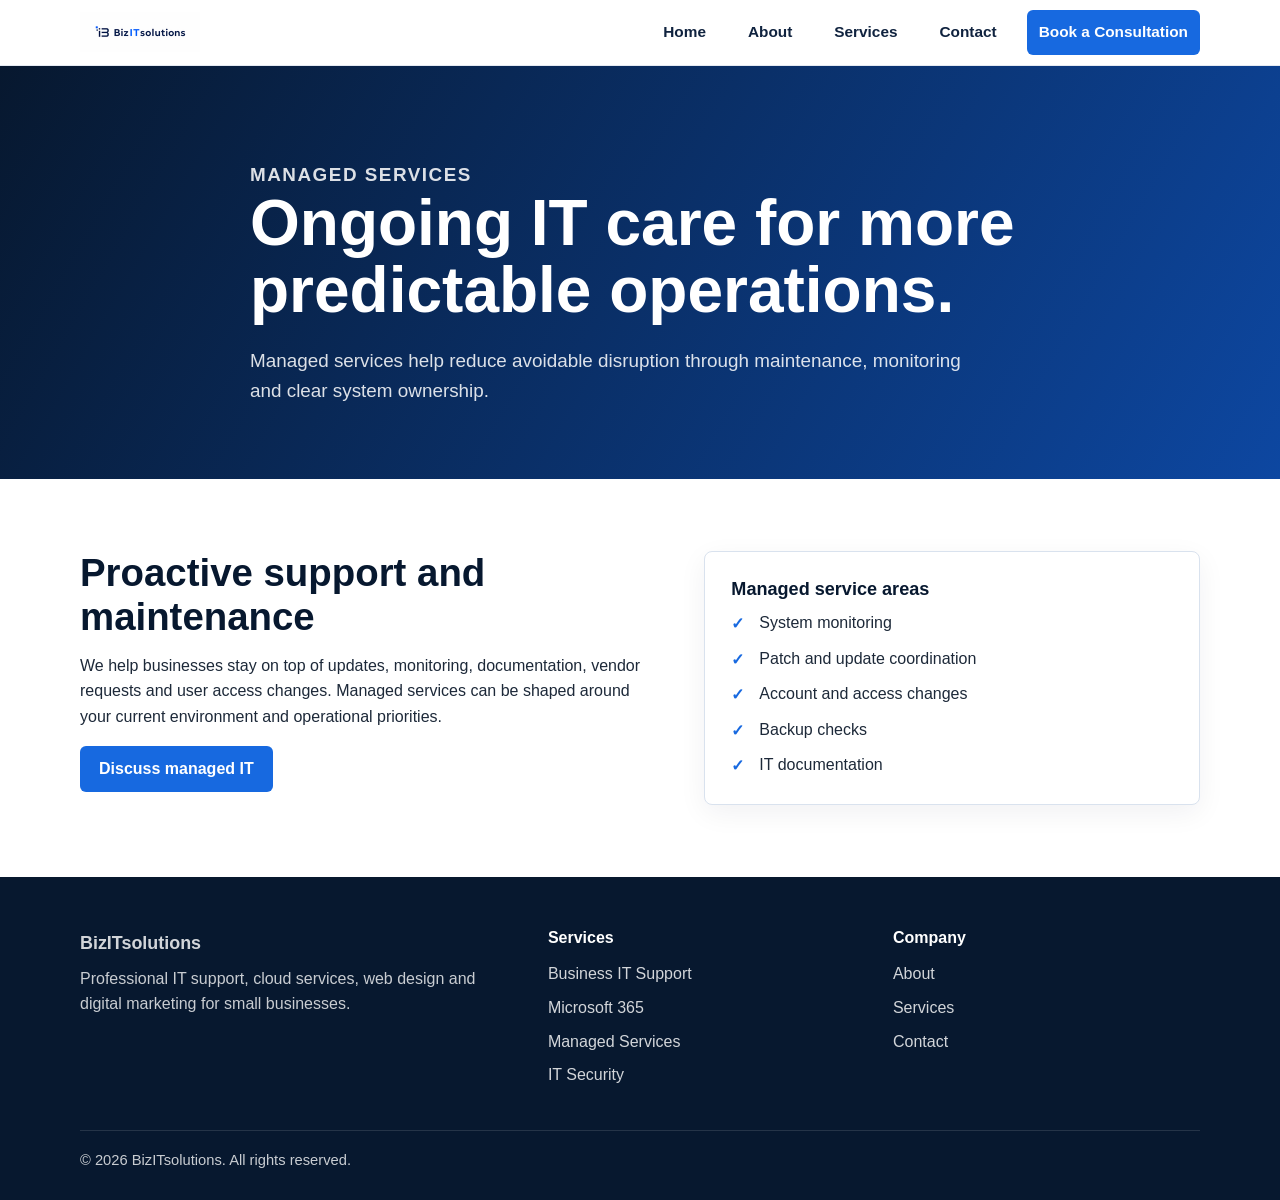
<file: managed-services.html>
﻿<!doctype html>
<html lang="en-AU">
<head>
  <meta charset="utf-8">
  <meta name="viewport" content="width=device-width, initial-scale=1">
  <title>Managed IT Services | BizITsolutions</title>
  <meta name="description" content="Managed IT services including monitoring, maintenance, patching, account management, vendor coordination and documentation.">
  <link rel="canonical" href="https://bizitsolutions.com.au/managed-services">
  <link rel="stylesheet" href="assets/css/style.css">
</head>
<body>
  <a class="skip-link" href="#main">Skip to content</a>
  <header class="site-header" data-site-header><div class="container header-inner"><a href="/" class="site-brand" aria-label="BizITsolutions home"><img src="assets/images/logo-header.png" alt="BizITsolutions logo" class="site-logo"></a><button class="nav-toggle" type="button" aria-expanded="false" aria-controls="primary-nav"><span></span><span></span><span></span><span class="sr-only">Menu</span></button><nav class="primary-nav site-nav" id="primary-nav" aria-label="Primary navigation"><a href="/">Home</a><a href="/about">About</a><a href="/services">Services</a><a href="/contact">Contact</a><a class="nav-cta" href="/book">Book a Consultation</a></nav></div></header>
  <main id="main">
    <section class="page-hero"><div class="container narrow"><p class="eyebrow">Managed Services</p><h1>Ongoing IT care for more predictable operations.</h1><p>Managed services help reduce avoidable disruption through maintenance, monitoring and clear system ownership.</p></div></section>
    <section class="section"><div class="container split"><div><h2>Proactive support and maintenance</h2><p>We help businesses stay on top of updates, monitoring, documentation, vendor requests and user access changes. Managed services can be shaped around your current environment and operational priorities.</p><a class="btn btn-primary" href="/contact">Discuss managed IT</a></div><div class="info-panel"><h3>Managed service areas</h3><ul class="check-list"><li>System monitoring</li><li>Patch and update coordination</li><li>Account and access changes</li><li>Backup checks</li><li>IT documentation</li></ul></div></div></section>
  </main>
  <footer class="site-footer"><div class="container footer-grid"><div><a class="footer-brand" href="/">BizITsolutions</a><p>Professional IT support, cloud services, web design and digital marketing for small businesses.</p></div><div><h2>Services</h2><a href="/business-it-support">Business IT Support</a><a href="/microsoft-365">Microsoft 365</a><a href="/managed-services">Managed Services</a><a href="/it-security">IT Security</a></div><div><h2>Company</h2><a href="/about">About</a><a href="/services">Services</a><a href="/contact">Contact</a></div></div><div class="container footer-bottom"><span>&copy; <span data-year></span> BizITsolutions. All rights reserved.</span></div></footer>
  <script src="assets/js/main.js" defer></script>
</body>
</html>
</file>
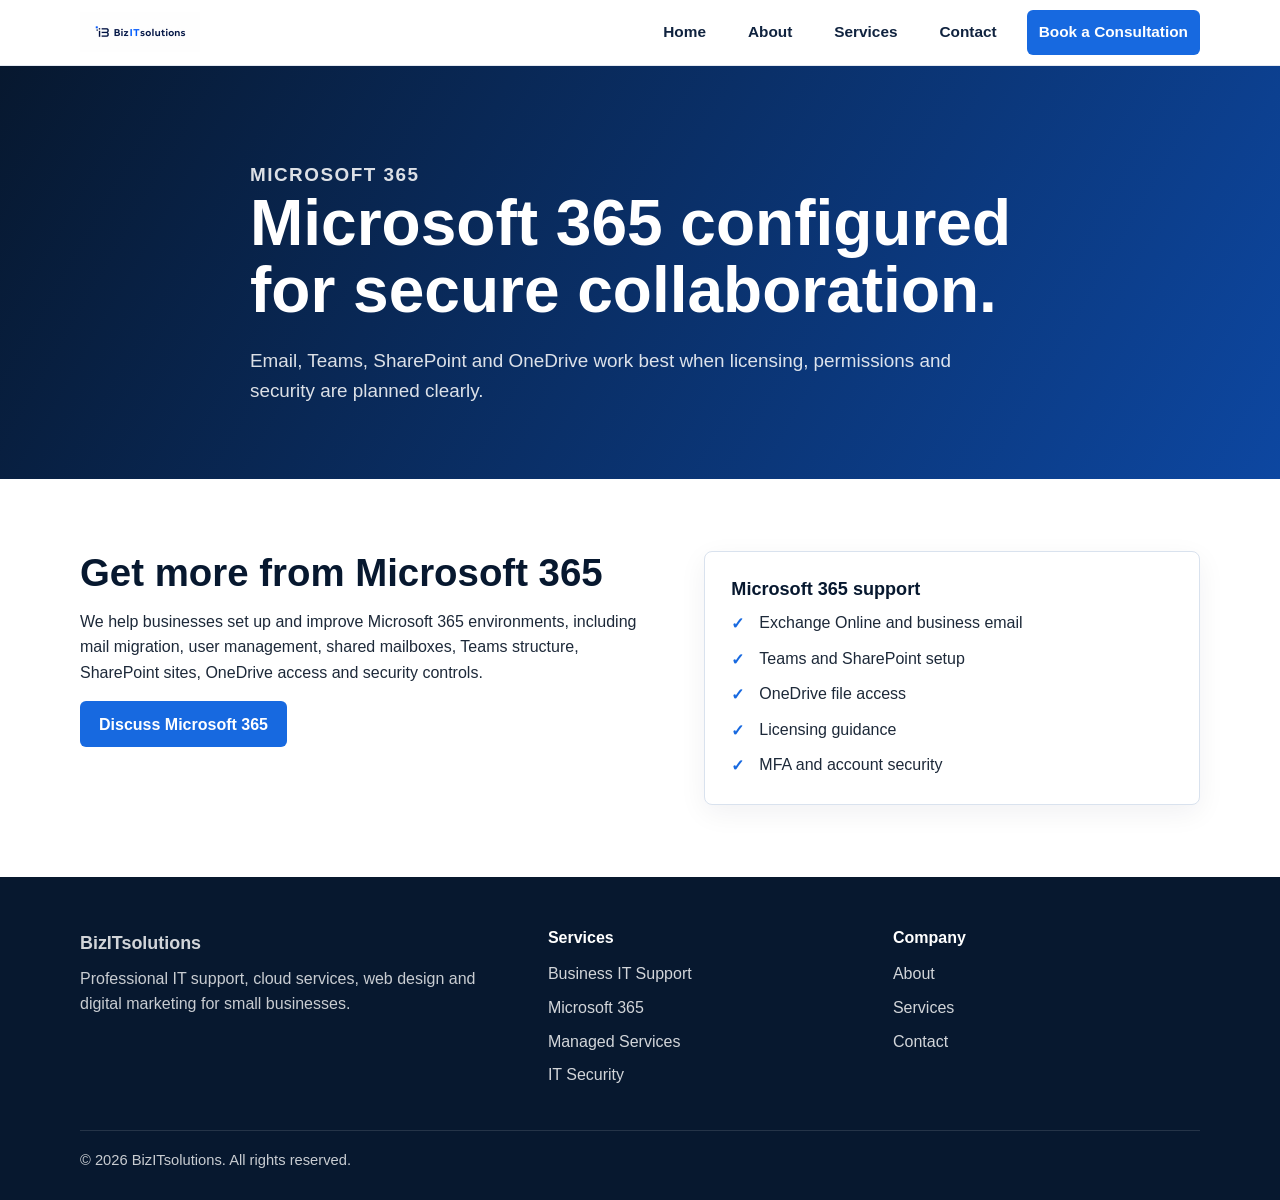
<file: microsoft-365.html>
﻿<!doctype html>
<html lang="en-AU">
<head>
  <meta charset="utf-8">
  <meta name="viewport" content="width=device-width, initial-scale=1">
  <title>Microsoft 365 Services | BizITsolutions</title>
  <meta name="description" content="Microsoft 365 setup, email, Teams, SharePoint, OneDrive, licensing, identity and security support for small businesses.">
  <link rel="canonical" href="https://bizitsolutions.com.au/microsoft-365">
  <link rel="stylesheet" href="assets/css/style.css">
</head>
<body>
  <a class="skip-link" href="#main">Skip to content</a>
  <header class="site-header" data-site-header><div class="container header-inner"><a href="/" class="site-brand" aria-label="BizITsolutions home"><img src="assets/images/logo-header.png" alt="BizITsolutions logo" class="site-logo"></a><button class="nav-toggle" type="button" aria-expanded="false" aria-controls="primary-nav"><span></span><span></span><span></span><span class="sr-only">Menu</span></button><nav class="primary-nav site-nav" id="primary-nav" aria-label="Primary navigation"><a href="/">Home</a><a href="/about">About</a><a href="/services">Services</a><a href="/contact">Contact</a><a class="nav-cta" href="/book">Book a Consultation</a></nav></div></header>
  <main id="main">
    <section class="page-hero"><div class="container narrow"><p class="eyebrow">Microsoft 365</p><h1>Microsoft 365 configured for secure collaboration.</h1><p>Email, Teams, SharePoint and OneDrive work best when licensing, permissions and security are planned clearly.</p></div></section>
    <section class="section"><div class="container split"><div><h2>Get more from Microsoft 365</h2><p>We help businesses set up and improve Microsoft 365 environments, including mail migration, user management, shared mailboxes, Teams structure, SharePoint sites, OneDrive access and security controls.</p><a class="btn btn-primary" href="/contact">Discuss Microsoft 365</a></div><div class="info-panel"><h3>Microsoft 365 support</h3><ul class="check-list"><li>Exchange Online and business email</li><li>Teams and SharePoint setup</li><li>OneDrive file access</li><li>Licensing guidance</li><li>MFA and account security</li></ul></div></div></section>
  </main>
  <footer class="site-footer"><div class="container footer-grid"><div><a class="footer-brand" href="/">BizITsolutions</a><p>Professional IT support, cloud services, web design and digital marketing for small businesses.</p></div><div><h2>Services</h2><a href="/business-it-support">Business IT Support</a><a href="/microsoft-365">Microsoft 365</a><a href="/managed-services">Managed Services</a><a href="/it-security">IT Security</a></div><div><h2>Company</h2><a href="/about">About</a><a href="/services">Services</a><a href="/contact">Contact</a></div></div><div class="container footer-bottom"><span>&copy; <span data-year></span> BizITsolutions. All rights reserved.</span></div></footer>
  <script src="assets/js/main.js" defer></script>
</body>
</html>
</file>
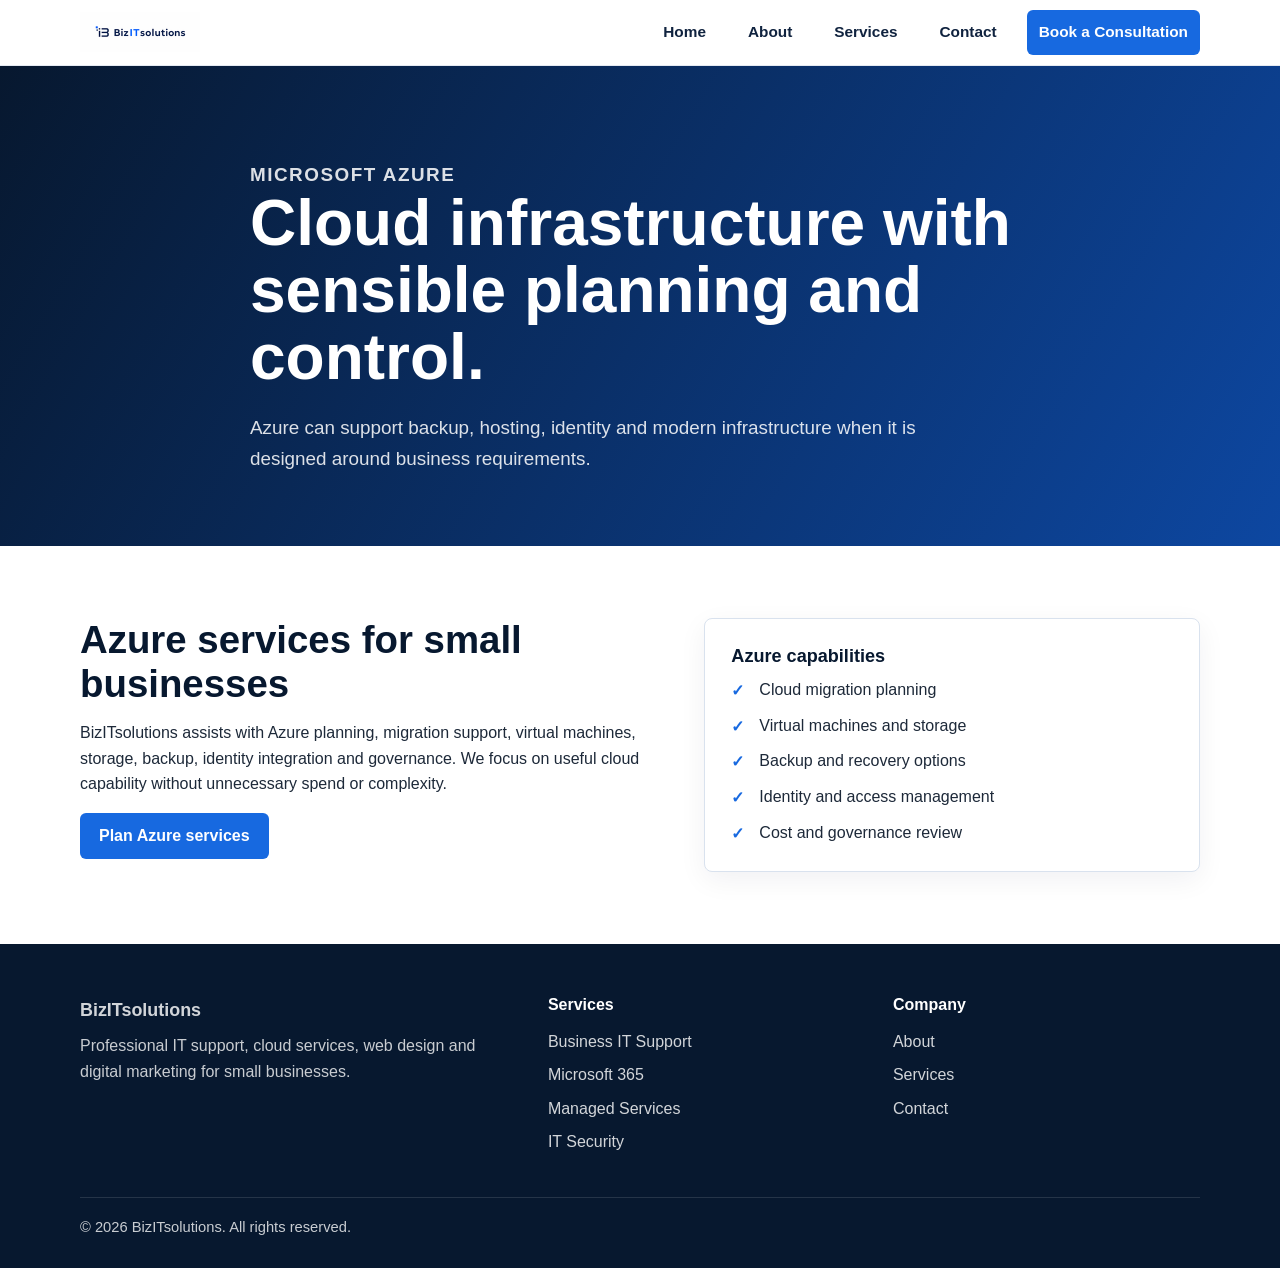
<file: microsoft-azure.html>
﻿<!doctype html>
<html lang="en-AU">
<head>
  <meta charset="utf-8">
  <meta name="viewport" content="width=device-width, initial-scale=1">
  <title>Microsoft Azure Services | BizITsolutions</title>
  <meta name="description" content="Microsoft Azure services for cloud infrastructure, backup, migration, hosting, identity and practical governance.">
  <link rel="canonical" href="https://bizitsolutions.com.au/microsoft-azure">
  <link rel="stylesheet" href="assets/css/style.css">
</head>
<body>
  <a class="skip-link" href="#main">Skip to content</a>
  <header class="site-header" data-site-header><div class="container header-inner"><a href="/" class="site-brand" aria-label="BizITsolutions home"><img src="assets/images/logo-header.png" alt="BizITsolutions logo" class="site-logo"></a><button class="nav-toggle" type="button" aria-expanded="false" aria-controls="primary-nav"><span></span><span></span><span></span><span class="sr-only">Menu</span></button><nav class="primary-nav site-nav" id="primary-nav" aria-label="Primary navigation"><a href="/">Home</a><a href="/about">About</a><a href="/services">Services</a><a href="/contact">Contact</a><a class="nav-cta" href="/book">Book a Consultation</a></nav></div></header>
  <main id="main">
    <section class="page-hero"><div class="container narrow"><p class="eyebrow">Microsoft Azure</p><h1>Cloud infrastructure with sensible planning and control.</h1><p>Azure can support backup, hosting, identity and modern infrastructure when it is designed around business requirements.</p></div></section>
    <section class="section"><div class="container split"><div><h2>Azure services for small businesses</h2><p>BizITsolutions assists with Azure planning, migration support, virtual machines, storage, backup, identity integration and governance. We focus on useful cloud capability without unnecessary spend or complexity.</p><a class="btn btn-primary" href="/contact">Plan Azure services</a></div><div class="info-panel"><h3>Azure capabilities</h3><ul class="check-list"><li>Cloud migration planning</li><li>Virtual machines and storage</li><li>Backup and recovery options</li><li>Identity and access management</li><li>Cost and governance review</li></ul></div></div></section>
  </main>
  <footer class="site-footer"><div class="container footer-grid"><div><a class="footer-brand" href="/">BizITsolutions</a><p>Professional IT support, cloud services, web design and digital marketing for small businesses.</p></div><div><h2>Services</h2><a href="/business-it-support">Business IT Support</a><a href="/microsoft-365">Microsoft 365</a><a href="/managed-services">Managed Services</a><a href="/it-security">IT Security</a></div><div><h2>Company</h2><a href="/about">About</a><a href="/services">Services</a><a href="/contact">Contact</a></div></div><div class="container footer-bottom"><span>&copy; <span data-year></span> BizITsolutions. All rights reserved.</span></div></footer>
  <script src="assets/js/main.js" defer></script>
</body>
</html>
</file>
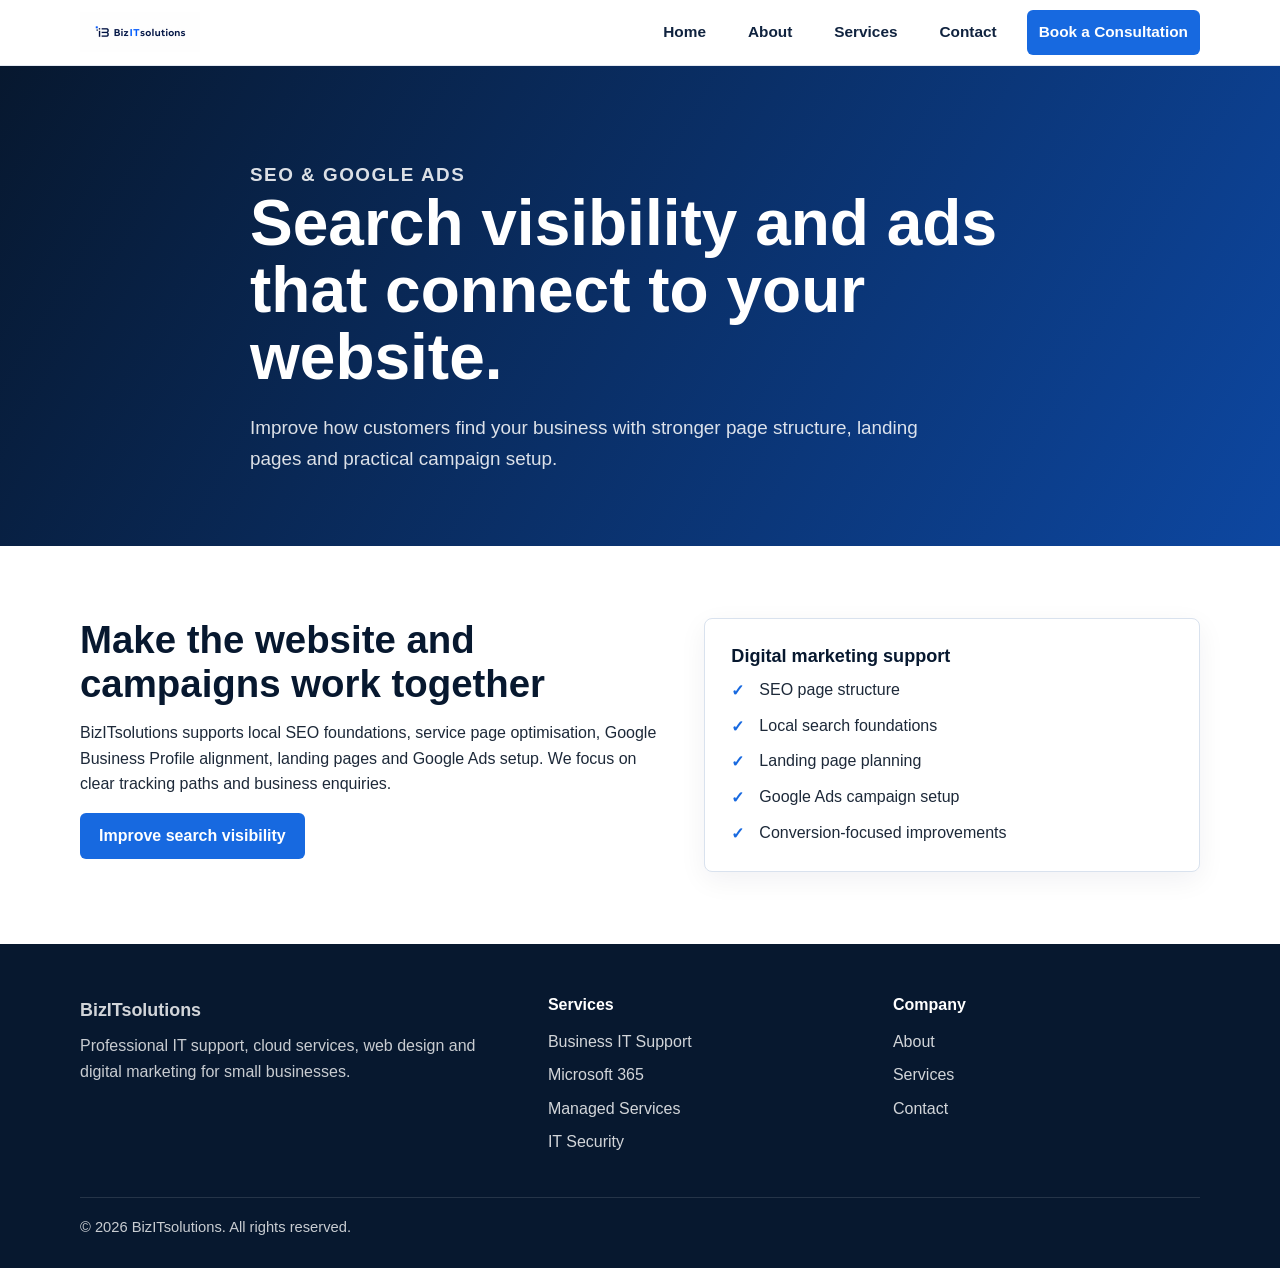
<file: seo-google-ads.html>
﻿<!doctype html>
<html lang="en-AU">
<head>
  <meta charset="utf-8">
  <meta name="viewport" content="width=device-width, initial-scale=1">
  <title>SEO & Google Ads | BizITsolutions</title>
  <meta name="description" content="SEO and Google Ads services for small businesses, including search-ready websites, landing pages, campaign setup and optimisation.">
  <link rel="canonical" href="https://bizitsolutions.com.au/seo-google-ads">
  <link rel="stylesheet" href="assets/css/style.css">
</head>
<body>
  <a class="skip-link" href="#main">Skip to content</a>
  <header class="site-header" data-site-header><div class="container header-inner"><a href="/" class="site-brand" aria-label="BizITsolutions home"><img src="assets/images/logo-header.png" alt="BizITsolutions logo" class="site-logo"></a><button class="nav-toggle" type="button" aria-expanded="false" aria-controls="primary-nav"><span></span><span></span><span></span><span class="sr-only">Menu</span></button><nav class="primary-nav site-nav" id="primary-nav" aria-label="Primary navigation"><a href="/">Home</a><a href="/about">About</a><a href="/services">Services</a><a href="/contact">Contact</a><a class="nav-cta" href="/book">Book a Consultation</a></nav></div></header>
  <main id="main">
    <section class="page-hero"><div class="container narrow"><p class="eyebrow">SEO & Google Ads</p><h1>Search visibility and ads that connect to your website.</h1><p>Improve how customers find your business with stronger page structure, landing pages and practical campaign setup.</p></div></section>
    <section class="section"><div class="container split"><div><h2>Make the website and campaigns work together</h2><p>BizITsolutions supports local SEO foundations, service page optimisation, Google Business Profile alignment, landing pages and Google Ads setup. We focus on clear tracking paths and business enquiries.</p><a class="btn btn-primary" href="/contact">Improve search visibility</a></div><div class="info-panel"><h3>Digital marketing support</h3><ul class="check-list"><li>SEO page structure</li><li>Local search foundations</li><li>Landing page planning</li><li>Google Ads campaign setup</li><li>Conversion-focused improvements</li></ul></div></div></section>
  </main>
  <footer class="site-footer"><div class="container footer-grid"><div><a class="footer-brand" href="/">BizITsolutions</a><p>Professional IT support, cloud services, web design and digital marketing for small businesses.</p></div><div><h2>Services</h2><a href="/business-it-support">Business IT Support</a><a href="/microsoft-365">Microsoft 365</a><a href="/managed-services">Managed Services</a><a href="/it-security">IT Security</a></div><div><h2>Company</h2><a href="/about">About</a><a href="/services">Services</a><a href="/contact">Contact</a></div></div><div class="container footer-bottom"><span>&copy; <span data-year></span> BizITsolutions. All rights reserved.</span></div></footer>
  <script src="assets/js/main.js" defer></script>
</body>
</html>
</file>
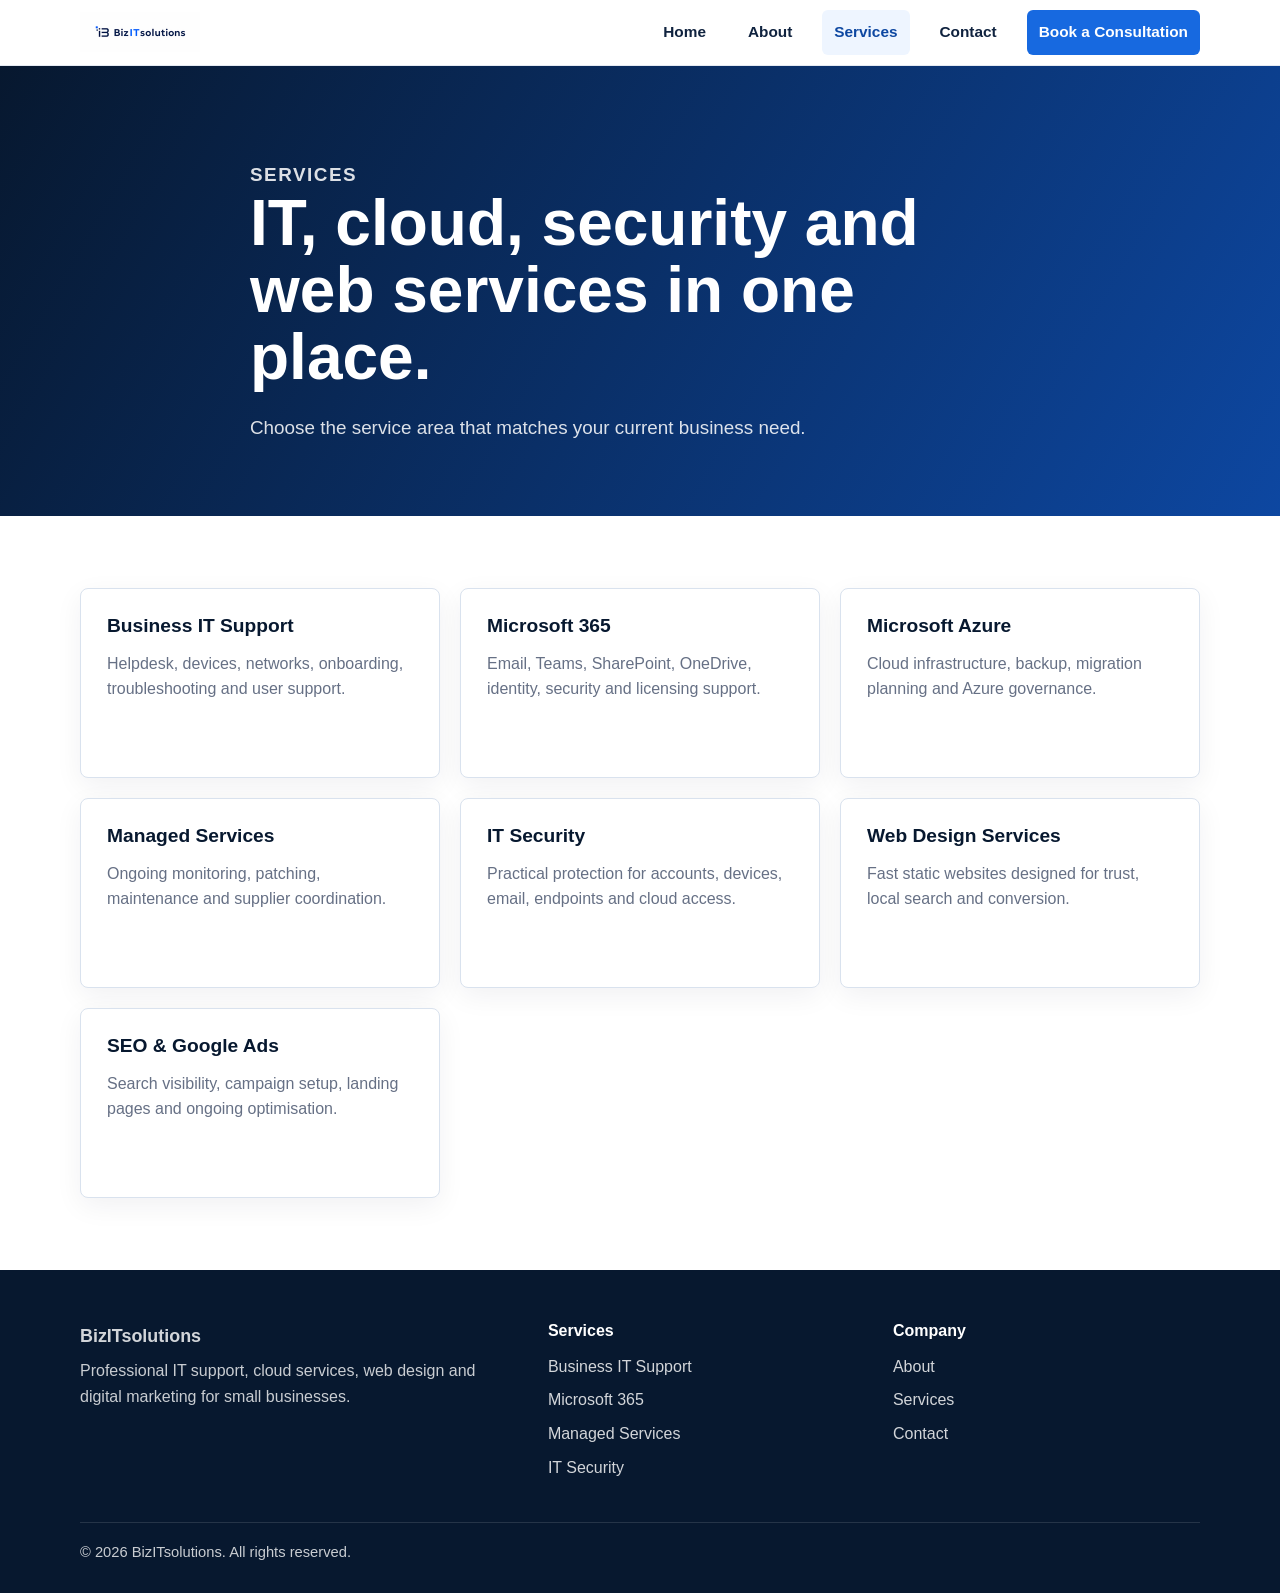
<file: services.html>
﻿<!doctype html>
<html lang="en-AU">
<head>
  <meta charset="utf-8">
  <meta name="viewport" content="width=device-width, initial-scale=1">
  <title>IT Services | BizITsolutions</title>
  <meta name="description" content="Explore BizITsolutions services including business IT support, Microsoft 365, Azure, managed services, IT security, web design, SEO and Google Ads.">
  <link rel="canonical" href="https://bizitsolutions.com.au/services">
  <link rel="stylesheet" href="assets/css/style.css">
</head>
<body>
  <a class="skip-link" href="#main">Skip to content</a>
  <header class="site-header" data-site-header>
    <div class="container header-inner">
      <a href="/" class="site-brand" aria-label="BizITsolutions home"><img src="assets/images/logo-header.png" alt="BizITsolutions logo" class="site-logo"></a>
      <button class="nav-toggle" type="button" aria-expanded="false" aria-controls="primary-nav"><span></span><span></span><span></span><span class="sr-only">Menu</span></button>
      <nav class="primary-nav site-nav" id="primary-nav" aria-label="Primary navigation"><a href="/">Home</a><a href="/about">About</a><a href="/services">Services</a><a href="/contact">Contact</a><a class="nav-cta" href="/book">Book a Consultation</a></nav>
    </div>
  </header>
  <main id="main">
    <section class="page-hero"><div class="container narrow"><p class="eyebrow">Services</p><h1>IT, cloud, security and web services in one place.</h1><p>Choose the service area that matches your current business need.</p></div></section>
    <section class="section">
      <div class="container card-grid">
        <a class="service-card" href="/business-it-support"><h2>Business IT Support</h2><p>Helpdesk, devices, networks, onboarding, troubleshooting and user support.</p></a>
        <a class="service-card" href="/microsoft-365"><h2>Microsoft 365</h2><p>Email, Teams, SharePoint, OneDrive, identity, security and licensing support.</p></a>
        <a class="service-card" href="/microsoft-azure"><h2>Microsoft Azure</h2><p>Cloud infrastructure, backup, migration planning and Azure governance.</p></a>
        <a class="service-card" href="/managed-services"><h2>Managed Services</h2><p>Ongoing monitoring, patching, maintenance and supplier coordination.</p></a>
        <a class="service-card" href="/it-security"><h2>IT Security</h2><p>Practical protection for accounts, devices, email, endpoints and cloud access.</p></a>
        <a class="service-card" href="/web-design-services"><h2>Web Design Services</h2><p>Fast static websites designed for trust, local search and conversion.</p></a>
        <a class="service-card" href="/seo-google-ads"><h2>SEO & Google Ads</h2><p>Search visibility, campaign setup, landing pages and ongoing optimisation.</p></a>
      </div>
    </section>
  </main>
  <footer class="site-footer">
    <div class="container footer-grid"><div><a class="footer-brand" href="/">BizITsolutions</a><p>Professional IT support, cloud services, web design and digital marketing for small businesses.</p></div><div><h2>Services</h2><a href="/business-it-support">Business IT Support</a><a href="/microsoft-365">Microsoft 365</a><a href="/managed-services">Managed Services</a><a href="/it-security">IT Security</a></div><div><h2>Company</h2><a href="/about">About</a><a href="/services">Services</a><a href="/contact">Contact</a></div></div>
    <div class="container footer-bottom"><span>&copy; <span data-year></span> BizITsolutions. All rights reserved.</span></div>
  </footer>
  <script src="assets/js/main.js" defer></script>
</body>
</html>
</file>
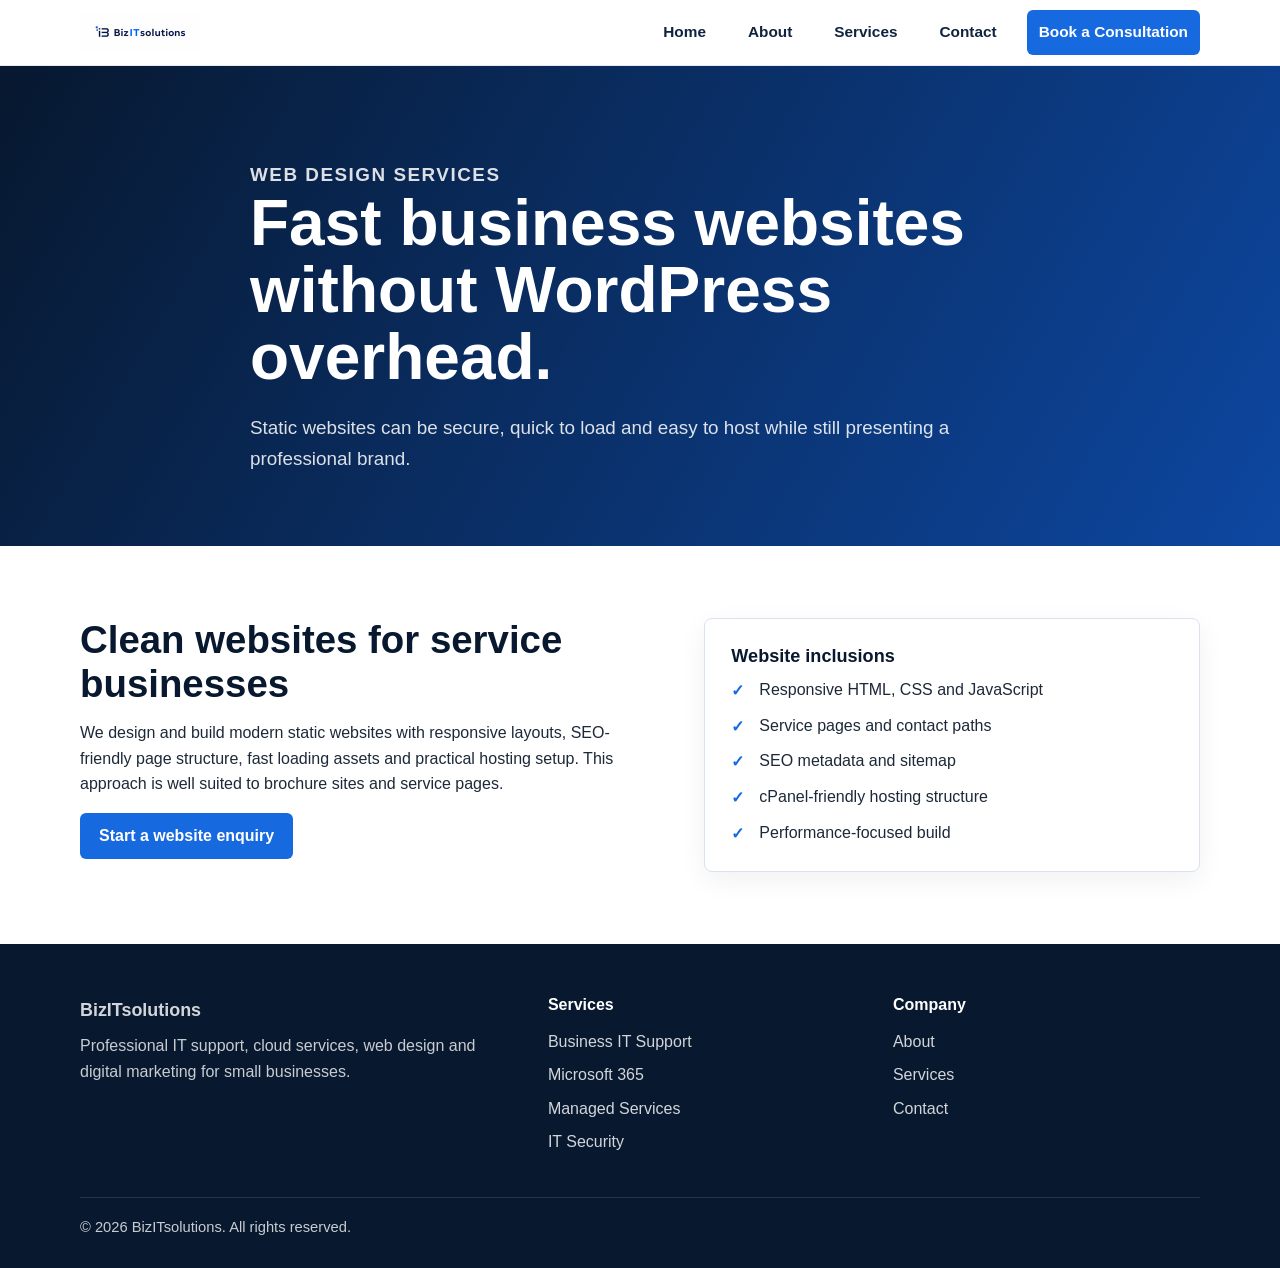
<file: web-design-services.html>
﻿<!doctype html>
<html lang="en-AU">
<head>
  <meta charset="utf-8">
  <meta name="viewport" content="width=device-width, initial-scale=1">
  <title>Web Design Services | BizITsolutions</title>
  <meta name="description" content="Fast, clean web design services for small businesses, including static websites, SEO-ready structure and cPanel-friendly deployment.">
  <link rel="canonical" href="https://bizitsolutions.com.au/web-design-services">
  <link rel="stylesheet" href="assets/css/style.css">
</head>
<body>
  <a class="skip-link" href="#main">Skip to content</a>
  <header class="site-header" data-site-header><div class="container header-inner"><a href="/" class="site-brand" aria-label="BizITsolutions home"><img src="assets/images/logo-header.png" alt="BizITsolutions logo" class="site-logo"></a><button class="nav-toggle" type="button" aria-expanded="false" aria-controls="primary-nav"><span></span><span></span><span></span><span class="sr-only">Menu</span></button><nav class="primary-nav site-nav" id="primary-nav" aria-label="Primary navigation"><a href="/">Home</a><a href="/about">About</a><a href="/services">Services</a><a href="/contact">Contact</a><a class="nav-cta" href="/book">Book a Consultation</a></nav></div></header>
  <main id="main">
    <section class="page-hero"><div class="container narrow"><p class="eyebrow">Web Design Services</p><h1>Fast business websites without WordPress overhead.</h1><p>Static websites can be secure, quick to load and easy to host while still presenting a professional brand.</p></div></section>
    <section class="section"><div class="container split"><div><h2>Clean websites for service businesses</h2><p>We design and build modern static websites with responsive layouts, SEO-friendly page structure, fast loading assets and practical hosting setup. This approach is well suited to brochure sites and service pages.</p><a class="btn btn-primary" href="/contact">Start a website enquiry</a></div><div class="info-panel"><h3>Website inclusions</h3><ul class="check-list"><li>Responsive HTML, CSS and JavaScript</li><li>Service pages and contact paths</li><li>SEO metadata and sitemap</li><li>cPanel-friendly hosting structure</li><li>Performance-focused build</li></ul></div></div></section>
  </main>
  <footer class="site-footer"><div class="container footer-grid"><div><a class="footer-brand" href="/">BizITsolutions</a><p>Professional IT support, cloud services, web design and digital marketing for small businesses.</p></div><div><h2>Services</h2><a href="/business-it-support">Business IT Support</a><a href="/microsoft-365">Microsoft 365</a><a href="/managed-services">Managed Services</a><a href="/it-security">IT Security</a></div><div><h2>Company</h2><a href="/about">About</a><a href="/services">Services</a><a href="/contact">Contact</a></div></div><div class="container footer-bottom"><span>&copy; <span data-year></span> BizITsolutions. All rights reserved.</span></div></footer>
  <script src="assets/js/main.js" defer></script>
</body>
</html>
</file>
<file: assets/css/style.css>
:root {
  --blue: #1769e0;
  --blue-dark: #0d47a1;
  --navy: #07182f;
  --navy-soft: #10233f;
  --grey: #f3f6fa;
  --grey-border: #d9e2ee;
  --text: #1d2939;
  --muted: #667085;
  --white: #ffffff;
  --shadow: 0 18px 45px rgba(7, 24, 47, 0.12);
}

* {
  box-sizing: border-box;
}

html {
  scroll-behavior: smooth;
}

body {
  margin: 0;
  font-family: Arial, Helvetica, sans-serif;
  color: var(--text);
  background: var(--white);
  line-height: 1.6;
}

img,
svg {
  max-width: 100%;
}

a {
  color: inherit;
}

.container {
  width: min(1120px, calc(100% - 40px));
  margin: 0 auto;
}

.narrow {
  max-width: 780px;
}

.skip-link {
  position: absolute;
  left: 16px;
  top: -80px;
  z-index: 100;
  padding: 10px 14px;
  color: var(--white);
  background: var(--navy);
  border-radius: 6px;
}

.skip-link:focus {
  top: 16px;
}

.sr-only {
  position: absolute;
  width: 1px;
  height: 1px;
  padding: 0;
  margin: -1px;
  overflow: hidden;
  clip: rect(0, 0, 0, 0);
  border: 0;
}

.site-header {
  width: 100%;
  background: #ffffff;
  border-bottom: 1px solid #e5eaf2;
  position: relative;
  z-index: 50;
}

.header-inner {
  display: flex;
  align-items: center;
  justify-content: space-between;
  min-height: 64px;
  gap: 20px;
}

.brand,
.site-brand,
.footer-brand {
  display: inline-flex;
  align-items: center;
  gap: 10px;
  flex-shrink: 0;
  font-weight: 800;
  color: var(--navy);
  text-decoration: none;
}

.brand-mark {
  display: grid;
  place-items: center;
  width: 38px;
  height: 38px;
  color: var(--white);
  background: linear-gradient(135deg, var(--blue), var(--blue-dark));
  border-radius: 8px;
  font-size: 1.1rem;
}

.brand-text {
  font-size: 1.1rem;
  letter-spacing: 0;
}

.primary-nav,
.site-nav,
.nav-menu,
.nav-links {
  display: flex;
  align-items: center;
  gap: 18px;
  margin-left: auto;
  flex-wrap: wrap;
}

.site-header .container,
.header-inner {
  display: flex;
  align-items: center;
  justify-content: space-between;
  gap: 20px;
  min-height: 64px;
}

.site-brand,
.logo,
.navbar-brand {
  display: inline-flex;
  align-items: center;
  flex: 0 0 auto;
  max-width: 190px;
  overflow: hidden;
  text-decoration: none;
}

.site-brand img,
.logo img,
.navbar-brand img,
.site-logo {
  display: block !important;
  width: auto !important;
  height: auto !important;
  max-height: 34px !important;
  max-width: 190px !important;
  object-fit: contain !important;
}

.primary-nav a {
  padding: 10px 12px;
  color: var(--navy-soft);
  font-size: 0.96rem;
  font-weight: 700;
  text-decoration: none;
  border-radius: 6px;
}

.primary-nav a:hover,
.primary-nav a.is-active {
  color: var(--blue-dark);
  background: #eef5ff;
}

.primary-nav .nav-cta {
  color: var(--white);
  background: var(--blue);
}

.primary-nav .nav-cta:hover,
.primary-nav .nav-cta.is-active {
  color: var(--white);
  background: var(--blue-dark);
}

.nav-toggle {
  display: none;
  width: 44px;
  height: 44px;
  padding: 0;
  background: var(--white);
  border: 1px solid var(--grey-border);
  border-radius: 6px;
}

.nav-toggle span:not(.sr-only) {
  display: block;
  width: 20px;
  height: 2px;
  margin: 5px auto;
  background: var(--navy);
}

.hero {
  padding: 88px 0 72px;
  color: var(--white);
  background:
    linear-gradient(120deg, rgba(7, 24, 47, 0.96), rgba(13, 71, 161, 0.86)),
    radial-gradient(circle at 80% 20%, rgba(23, 105, 224, 0.35), transparent 30%);
}

.hero-grid {
  display: grid;
  grid-template-columns: minmax(0, 1.2fr) minmax(320px, 0.8fr);
  gap: 48px;
  align-items: center;
}

.hero h1,
.page-hero h1 {
  margin: 0;
  font-size: clamp(2.2rem, 5vw, 4.6rem);
  line-height: 1.05;
  letter-spacing: 0;
}

.hero-lead,
.page-hero p {
  max-width: 720px;
  margin: 22px 0 0;
  font-size: 1.18rem;
  color: rgba(255, 255, 255, 0.86);
}

.eyebrow {
  margin: 0 0 14px;
  color: var(--blue);
  font-size: 0.78rem;
  font-weight: 800;
  letter-spacing: 0.08em;
  text-transform: uppercase;
}

.hero .eyebrow {
  color: #9cc6ff;
}

.hero-actions {
  display: flex;
  flex-wrap: wrap;
  gap: 14px;
  margin-top: 30px;
}

.btn {
  display: inline-flex;
  align-items: center;
  justify-content: center;
  min-height: 46px;
  padding: 12px 18px;
  font-weight: 800;
  line-height: 1.2;
  text-decoration: none;
  border: 1px solid transparent;
  border-radius: 6px;
  cursor: pointer;
}

.btn-primary {
  color: var(--white);
  background: var(--blue);
}

.btn-primary:hover {
  background: var(--blue-dark);
}

.btn-secondary {
  color: var(--white);
  border-color: rgba(255, 255, 255, 0.45);
}

.btn-light {
  color: var(--blue-dark);
  background: var(--white);
}

.hero-panel {
  display: grid;
  gap: 16px;
}

.metric-card {
  padding: 24px;
  background: rgba(255, 255, 255, 0.1);
  border: 1px solid rgba(255, 255, 255, 0.18);
  border-radius: 8px;
}

.metric-card span {
  display: block;
  color: #b9d7ff;
  font-size: 0.9rem;
}

.metric-card strong {
  display: block;
  margin-top: 4px;
  font-size: 1.28rem;
}

.section,
.page-hero {
  padding: 72px 0;
}

.page-hero {
  color: var(--white);
  background: linear-gradient(120deg, var(--navy), var(--blue-dark));
}

.section-muted {
  background: var(--grey);
}

.section-heading {
  max-width: 760px;
  margin-bottom: 30px;
}

h2 {
  margin: 0 0 14px;
  color: var(--navy);
  font-size: clamp(1.7rem, 3vw, 2.5rem);
  line-height: 1.15;
  letter-spacing: 0;
}

h3 {
  margin: 0 0 10px;
  color: var(--navy);
  font-size: 1.13rem;
  line-height: 1.25;
}

p {
  margin: 0 0 16px;
}

.card-grid {
  display: grid;
  grid-template-columns: repeat(3, minmax(0, 1fr));
  gap: 20px;
}

.service-card,
.info-panel,
.contact-form {
  padding: 26px;
  background: var(--white);
  border: 1px solid var(--grey-border);
  border-radius: 8px;
  box-shadow: 0 8px 28px rgba(7, 24, 47, 0.06);
}

.service-card {
  display: block;
  min-height: 190px;
  text-decoration: none;
  transition: transform 160ms ease, box-shadow 160ms ease, border-color 160ms ease;
}

.service-card:hover {
  transform: translateY(-3px);
  border-color: #9cc6ff;
  box-shadow: var(--shadow);
}

.service-card h2,
.service-card h3 {
  font-size: 1.2rem;
}

.service-card p,
.feature-list p,
.info-panel p,
.section-heading p {
  color: var(--muted);
}

.split {
  display: grid;
  grid-template-columns: minmax(0, 1fr) minmax(320px, 0.86fr);
  gap: 48px;
  align-items: start;
}

.feature-list {
  display: grid;
  gap: 22px;
}

.check-list {
  display: grid;
  gap: 10px;
  margin: 0;
  padding: 0;
  list-style: none;
}

.check-list li {
  position: relative;
  padding-left: 28px;
}

.check-list li::before {
  position: absolute;
  left: 0;
  top: 1px;
  color: var(--blue);
  font-weight: 900;
  content: "✓";
}

.cta-section {
  padding: 54px 0;
  background: var(--white);
}

.cta-box {
  display: flex;
  align-items: center;
  justify-content: space-between;
  gap: 24px;
  padding: 34px;
  color: var(--white);
  background: var(--navy);
  border-radius: 8px;
}

.cta-box h2 {
  color: var(--white);
}

.cta-box p {
  margin-bottom: 0;
  color: rgba(255, 255, 255, 0.78);
}

.cta-actions {
  display: flex;
  flex-wrap: wrap;
  gap: 12px;
  justify-content: flex-end;
}

.contact-grid {
  display: grid;
  grid-template-columns: 0.8fr 1.2fr;
  gap: 30px;
  align-items: start;
}

.contact-form {
  display: grid;
  gap: 12px;
}

label {
  color: var(--navy);
  font-weight: 800;
}

input,
select,
textarea {
  width: 100%;
  padding: 12px 14px;
  color: var(--text);
  font: inherit;
  background: var(--white);
  border: 1px solid var(--grey-border);
  border-radius: 6px;
}

textarea {
  resize: vertical;
}

.booking-section {
  display: grid;
  gap: 22px;
}

.booking-container {
  height: 850px;
  min-height: 850px;
  overflow: hidden;
  background: var(--white);
  border: 1px solid var(--grey-border);
  border-radius: 8px;
  box-shadow: var(--shadow);
}

.booking-container iframe {
  display: block;
  width: 100%;
  height: 100%;
}

.booking-fallback {
  display: flex;
  justify-content: center;
}

input:focus,
select:focus,
textarea:focus {
  outline: 3px solid rgba(23, 105, 224, 0.16);
  border-color: var(--blue);
}

.site-footer {
  color: rgba(255, 255, 255, 0.78);
  background: var(--navy);
}

.footer-grid {
  display: grid;
  grid-template-columns: 1.4fr 1fr 1fr;
  gap: 38px;
  padding: 52px 0 34px;
}

.footer-brand {
  margin-bottom: 12px;
  color: var(--white);
  font-size: 1.12rem;
}

.site-footer h2 {
  margin-bottom: 14px;
  color: var(--white);
  font-size: 1rem;
}

.site-footer a {
  display: block;
  margin-bottom: 8px;
  color: rgba(255, 255, 255, 0.82);
  text-decoration: none;
}

.site-footer a:hover {
  color: var(--white);
}

.footer-bottom {
  padding: 18px 0 28px;
  border-top: 1px solid rgba(255, 255, 255, 0.12);
  font-size: 0.92rem;
}

@media (max-width: 900px) {
  .header-inner {
    min-height: 60px;
  }

  .nav-toggle {
    display: inline-flex;
    align-items: center;
    justify-content: center;
    flex: 0 0 44px;
    flex-direction: column;
    margin-left: auto;
  }

  .primary-nav {
    position: absolute;
    left: 20px;
    right: 20px;
    top: 60px;
    display: none;
    flex-direction: column;
    align-items: stretch;
    padding: 14px;
    background: var(--white);
    border: 1px solid var(--grey-border);
    border-radius: 8px;
    box-shadow: var(--shadow);
  }

  .primary-nav.is-open {
    display: flex;
  }

  .primary-nav .nav-cta {
    text-align: center;
  }

  .hero-grid,
  .split,
  .contact-grid {
    grid-template-columns: 1fr;
  }

  .card-grid {
    grid-template-columns: repeat(2, minmax(0, 1fr));
  }

  .hero {
    padding-top: 64px;
  }
}

@media (max-width: 991px) {
  .header-inner,
  .site-header .container {
    min-height: 60px;
  }

  .site-brand,
  .logo,
  .navbar-brand {
    max-width: 170px;
  }

  .site-brand img,
  .logo img,
  .navbar-brand img,
  .site-logo {
    max-height: 30px !important;
    max-width: 170px !important;
  }
}

@media (max-width: 620px) {
  .container {
    width: min(100% - 28px, 1120px);
  }

  .header-inner {
    min-height: 58px;
    gap: 12px;
  }

  .primary-nav {
    top: 58px;
    left: 14px;
    right: 14px;
  }

  .brand-text {
    font-size: 1rem;
  }

  .hero,
  .section,
  .page-hero {
    padding: 52px 0;
  }

  .hero h1,
  .page-hero h1 {
    font-size: 2.25rem;
  }

  .card-grid,
  .footer-grid {
    grid-template-columns: 1fr;
  }

  .cta-box {
    align-items: stretch;
    flex-direction: column;
    padding: 26px;
  }

  .cta-actions {
    flex-direction: column;
  }

  .booking-container {
    height: 850px;
  }

  .btn {
    width: 100%;
  }
}

@media (max-width: 767px) {
  .header-inner,
  .site-header .container {
    min-height: 58px;
    gap: 12px;
  }

  .site-brand,
  .logo,
  .navbar-brand {
    max-width: 150px;
  }

  .site-brand img,
  .logo img,
  .navbar-brand img,
  .site-logo {
    max-height: 28px !important;
    max-width: 150px !important;
  }

  .primary-nav {
    top: 58px;
  }
}

/* ============================================================
   HEADER / LOGO HARD OVERRIDES
   Applied last so nothing above can break the header layout.
   ============================================================ */

.site-header {
  width: 100%;
  background: #ffffff;
  border-bottom: 1px solid #e5eaf2;
  position: relative;
  z-index: 100;
}

.site-header .header-inner {
  display: flex;
  align-items: center;
  justify-content: space-between;
  gap: 20px;
  min-height: 64px;
  padding: 10px 0;
}

.site-header .site-brand {
  display: inline-flex !important;
  align-items: center !important;
  justify-content: flex-start !important;
  width: 170px !important;
  max-width: 170px !important;
  height: 40px !important;
  max-height: 40px !important;
  overflow: hidden !important;
  flex: 0 0 170px !important;
  text-decoration: none !important;
}

.site-header .site-logo {
  display: block !important;
  width: 100% !important;
  max-width: 170px !important;
  height: 100% !important;
  max-height: 40px !important;
  object-fit: contain !important;
  object-position: left center !important;
  margin: 0 !important;
  padding: 0 !important;
}

.site-header .site-nav {
  display: flex;
  align-items: center;
  justify-content: flex-end;
  gap: 18px;
  flex: 1 1 auto;
}

@media (max-width: 768px) {
  .site-header .header-inner {
    min-height: 58px;
    padding: 8px 0;
    gap: 12px;
  }

  .site-header .site-brand {
    width: 140px !important;
    max-width: 140px !important;
    height: 34px !important;
    max-height: 34px !important;
    flex: 0 0 140px !important;
  }

  .site-header .site-logo {
    max-width: 140px !important;
    max-height: 34px !important;
  }
}
</file>
<file: booking/assets/css/style.css>
:root {
  --blue: #1769e0;
  --blue-dark: #0d47a1;
  --navy: #07182f;
  --navy-soft: #10233f;
  --grey: #f3f6fa;
  --border: #d9e2ee;
  --text: #1d2939;
  --muted: #667085;
  --white: #ffffff;
  --shadow: 0 18px 45px rgba(7, 24, 47, 0.12);
}

* {
  box-sizing: border-box;
}

html {
  scroll-behavior: smooth;
}

body {
  margin: 0;
  color: var(--text);
  background: var(--white);
  font-family: Arial, Helvetica, sans-serif;
  line-height: 1.6;
}

a {
  color: inherit;
}

.container {
  width: min(1120px, calc(100% - 40px));
  margin: 0 auto;
}

.skip-link {
  position: absolute;
  left: 16px;
  top: -80px;
  z-index: 100;
  padding: 10px 14px;
  color: var(--white);
  background: var(--navy);
  border-radius: 6px;
}

.skip-link:focus {
  top: 16px;
}

.site-header {
  width: 100%;
  background: #ffffff;
  border-bottom: 1px solid #e5eaf2;
  position: relative;
  z-index: 50;
}

.header-inner,
.footer-inner {
  display: flex;
  align-items: center;
  justify-content: space-between;
  gap: 20px;
}

.header-inner {
  min-height: 64px;
}

.brand,
.site-brand {
  display: inline-flex;
  align-items: center;
  gap: 10px;
  flex-shrink: 0;
  color: var(--navy);
  font-weight: 800;
  text-decoration: none;
}

.brand-mark {
  display: grid;
  place-items: center;
  width: 38px;
  height: 38px;
  color: var(--white);
  background: linear-gradient(135deg, var(--blue), var(--blue-dark));
  border-radius: 8px;
}

.brand-text {
  font-size: 1.1rem;
}

.header-nav,
.site-nav,
.nav-menu,
.nav-links {
  display: flex;
  align-items: center;
  gap: 18px;
  margin-left: auto;
  flex-wrap: wrap;
}

.site-header .container,
.header-inner {
  display: flex;
  align-items: center;
  justify-content: space-between;
  gap: 20px;
  min-height: 64px;
}

.site-brand,
.logo,
.navbar-brand {
  display: inline-flex;
  align-items: center;
  flex: 0 0 auto;
  max-width: 190px;
  overflow: hidden;
  text-decoration: none;
}

.site-brand img,
.logo img,
.navbar-brand img,
.site-logo {
  display: block !important;
  width: auto !important;
  height: auto !important;
  max-height: 34px !important;
  max-width: 190px !important;
  object-fit: contain !important;
}

.header-nav a {
  padding: 10px 12px;
  color: var(--navy-soft);
  font-size: 0.95rem;
  font-weight: 700;
  text-decoration: none;
  border-radius: 6px;
}

.header-nav a:hover,
.header-nav a.is-active {
  color: var(--blue-dark);
  background: #eef5ff;
}

.hero {
  padding: 92px 0 78px;
  color: var(--white);
  background:
    linear-gradient(120deg, rgba(7, 24, 47, 0.96), rgba(13, 71, 161, 0.88)),
    radial-gradient(circle at 82% 18%, rgba(23, 105, 224, 0.36), transparent 32%);
}

.hero-inner {
  max-width: 820px;
}

.eyebrow {
  margin: 0 0 14px;
  color: var(--blue);
  font-size: 0.78rem;
  font-weight: 800;
  letter-spacing: 0.08em;
  text-transform: uppercase;
}

.hero .eyebrow {
  color: #9cc6ff;
}

h1,
h2,
h3,
p {
  margin-top: 0;
}

h1 {
  margin-bottom: 20px;
  font-size: clamp(2.4rem, 6vw, 4.7rem);
  line-height: 1.05;
  letter-spacing: 0;
}

h2 {
  margin-bottom: 14px;
  color: var(--navy);
  font-size: clamp(1.7rem, 3vw, 2.45rem);
  line-height: 1.15;
  letter-spacing: 0;
}

h3 {
  margin-bottom: 10px;
  color: var(--navy);
  font-size: 1.12rem;
  line-height: 1.25;
}

.hero-lead {
  max-width: 720px;
  margin-bottom: 30px;
  color: rgba(255, 255, 255, 0.86);
  font-size: 1.18rem;
}

.btn {
  display: inline-flex;
  align-items: center;
  justify-content: center;
  min-height: 46px;
  padding: 12px 18px;
  color: var(--white);
  background: var(--blue);
  border-radius: 6px;
  font-weight: 800;
  text-decoration: none;
}

.btn:hover {
  background: var(--blue-dark);
}

.section {
  padding: 72px 0;
}

.section-muted {
  background: var(--grey);
}

.section-heading {
  max-width: 760px;
  margin-bottom: 30px;
}

.service-grid {
  display: grid;
  grid-template-columns: repeat(3, minmax(0, 1fr));
  gap: 20px;
}

.service-card,
.calendar-card,
.contact-panel {
  background: var(--white);
  border: 1px solid var(--border);
  border-radius: 8px;
  box-shadow: 0 8px 28px rgba(7, 24, 47, 0.06);
}

.service-card {
  min-height: 214px;
  padding: 26px;
}

.service-card span {
  display: inline-flex;
  align-items: center;
  justify-content: center;
  width: 34px;
  height: 34px;
  margin-bottom: 18px;
  color: var(--blue-dark);
  background: #eef5ff;
  border-radius: 6px;
  font-weight: 800;
}

.service-card p,
.section-heading p,
.calendar-layout p,
.contact-panel p {
  color: var(--muted);
}

.calendar-layout {
  display: grid;
  grid-template-columns: 0.78fr 1.22fr;
  gap: 36px;
  align-items: start;
}

.calendar-card {
  padding: 18px;
}

.booking-placeholder {
  display: grid;
  place-items: center;
  min-height: 520px;
  padding: 28px;
  text-align: center;
  background:
    linear-gradient(180deg, rgba(243, 246, 250, 0.78), rgba(255, 255, 255, 0.96)),
    repeating-linear-gradient(0deg, transparent, transparent 43px, rgba(217, 226, 238, 0.7) 44px);
  border: 1px dashed #9cb4d1;
  border-radius: 8px;
}

.booking-placeholder code {
  display: block;
  max-width: 100%;
  margin-top: 8px;
  padding: 12px;
  overflow-x: auto;
  color: var(--navy);
  background: var(--white);
  border: 1px solid var(--border);
  border-radius: 6px;
  font-size: 0.9rem;
}

.calendar-card iframe {
  display: block;
  width: 100%;
  min-height: 620px;
  border: 0;
  border-radius: 8px;
}

.contact-panel {
  display: grid;
  grid-template-columns: 1fr 1fr;
  gap: 34px;
  padding: 32px;
}

.contact-details p {
  margin-bottom: 12px;
}

.contact-details a {
  color: var(--blue-dark);
  font-weight: 700;
}

.privacy-note {
  margin-top: 20px;
  padding-top: 18px;
  border-top: 1px solid var(--border);
  font-size: 0.94rem;
}

.site-footer {
  padding: 24px 0;
  color: rgba(255, 255, 255, 0.78);
  background: var(--navy);
}

.site-footer a {
  color: var(--white);
  font-weight: 700;
  text-decoration: none;
}

@media (max-width: 900px) {
  .header-inner {
    min-height: 60px;
    gap: 16px;
  }

  .header-nav {
    justify-content: flex-end;
    min-width: 0;
    overflow-x: auto;
    padding-bottom: 4px;
  }

  .service-grid {
    grid-template-columns: repeat(2, minmax(0, 1fr));
  }

  .calendar-layout,
  .contact-panel {
    grid-template-columns: 1fr;
  }
}

@media (max-width: 991px) {
  .header-inner,
  .site-header .container {
    min-height: 60px;
  }

  .site-brand,
  .logo,
  .navbar-brand {
    max-width: 170px;
  }

  .site-brand img,
  .logo img,
  .navbar-brand img,
  .site-logo {
    max-height: 30px !important;
    max-width: 170px !important;
  }
}

@media (max-width: 620px) {
  .container {
    width: min(100% - 28px, 1120px);
  }

  .hero,
  .section {
    padding: 52px 0;
  }

  h1 {
    font-size: 2.35rem;
  }

  .header-inner {
    min-height: 58px;
    gap: 12px;
  }

  .header-nav {
    gap: 4px;
  }

  .header-nav a {
    padding: 8px 9px;
    white-space: nowrap;
  }

  .service-grid {
    grid-template-columns: 1fr;
  }

  .booking-placeholder {
    min-height: 420px;
    padding: 20px;
  }

  .footer-inner {
    align-items: flex-start;
    flex-direction: column;
  }

  .btn {
    width: 100%;
  }
}

@media (max-width: 767px) {
  .header-inner,
  .site-header .container {
    min-height: 58px;
    gap: 12px;
  }

  .site-brand,
  .logo,
  .navbar-brand {
    max-width: 150px;
  }

  .site-brand img,
  .logo img,
  .navbar-brand img,
  .site-logo {
    max-height: 28px !important;
    max-width: 150px !important;
  }
}

/* ============================================================
   HEADER / LOGO HARD OVERRIDES
   ============================================================ */

.site-header {
  width: 100%;
  background: #ffffff;
  border-bottom: 1px solid #e5eaf2;
  position: relative;
  z-index: 100;
}

.site-header .header-inner {
  display: flex;
  align-items: center;
  justify-content: space-between;
  gap: 20px;
  min-height: 64px;
  padding: 10px 0;
}

.site-header .site-brand {
  display: inline-flex !important;
  align-items: center !important;
  justify-content: flex-start !important;
  width: 170px !important;
  max-width: 170px !important;
  height: 40px !important;
  max-height: 40px !important;
  overflow: hidden !important;
  flex: 0 0 170px !important;
  text-decoration: none !important;
}

.site-header .site-logo {
  display: block !important;
  width: 100% !important;
  max-width: 170px !important;
  height: 100% !important;
  max-height: 40px !important;
  object-fit: contain !important;
  object-position: left center !important;
  margin: 0 !important;
  padding: 0 !important;
}

.site-header .site-nav {
  display: flex;
  align-items: center;
  justify-content: flex-end;
  gap: 18px;
  flex: 1 1 auto;
}

@media (max-width: 768px) {
  .site-header .header-inner {
    min-height: 58px;
    padding: 8px 0;
    gap: 12px;
  }

  .site-header .site-brand {
    width: 140px !important;
    max-width: 140px !important;
    height: 34px !important;
    max-height: 34px !important;
    flex: 0 0 140px !important;
  }

  .site-header .site-logo {
    max-width: 140px !important;
    max-height: 34px !important;
  }
}
</file>
